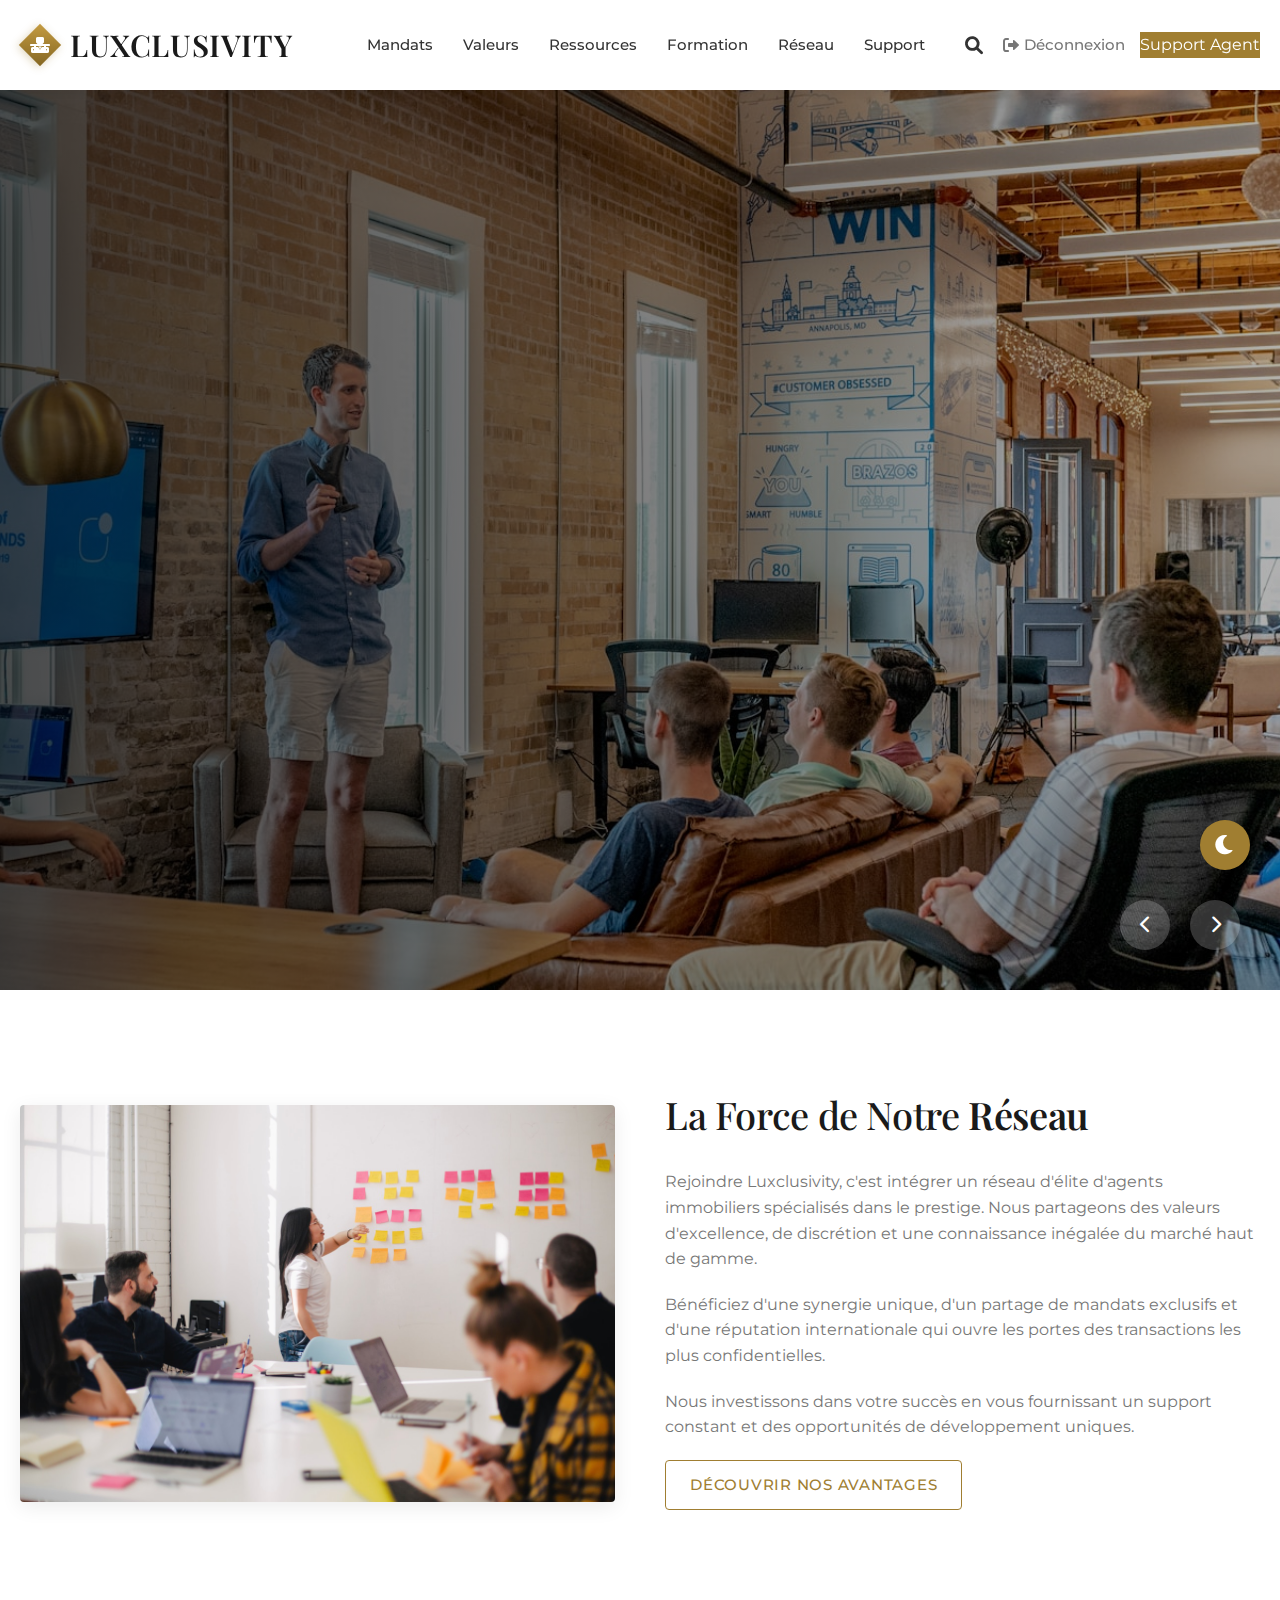
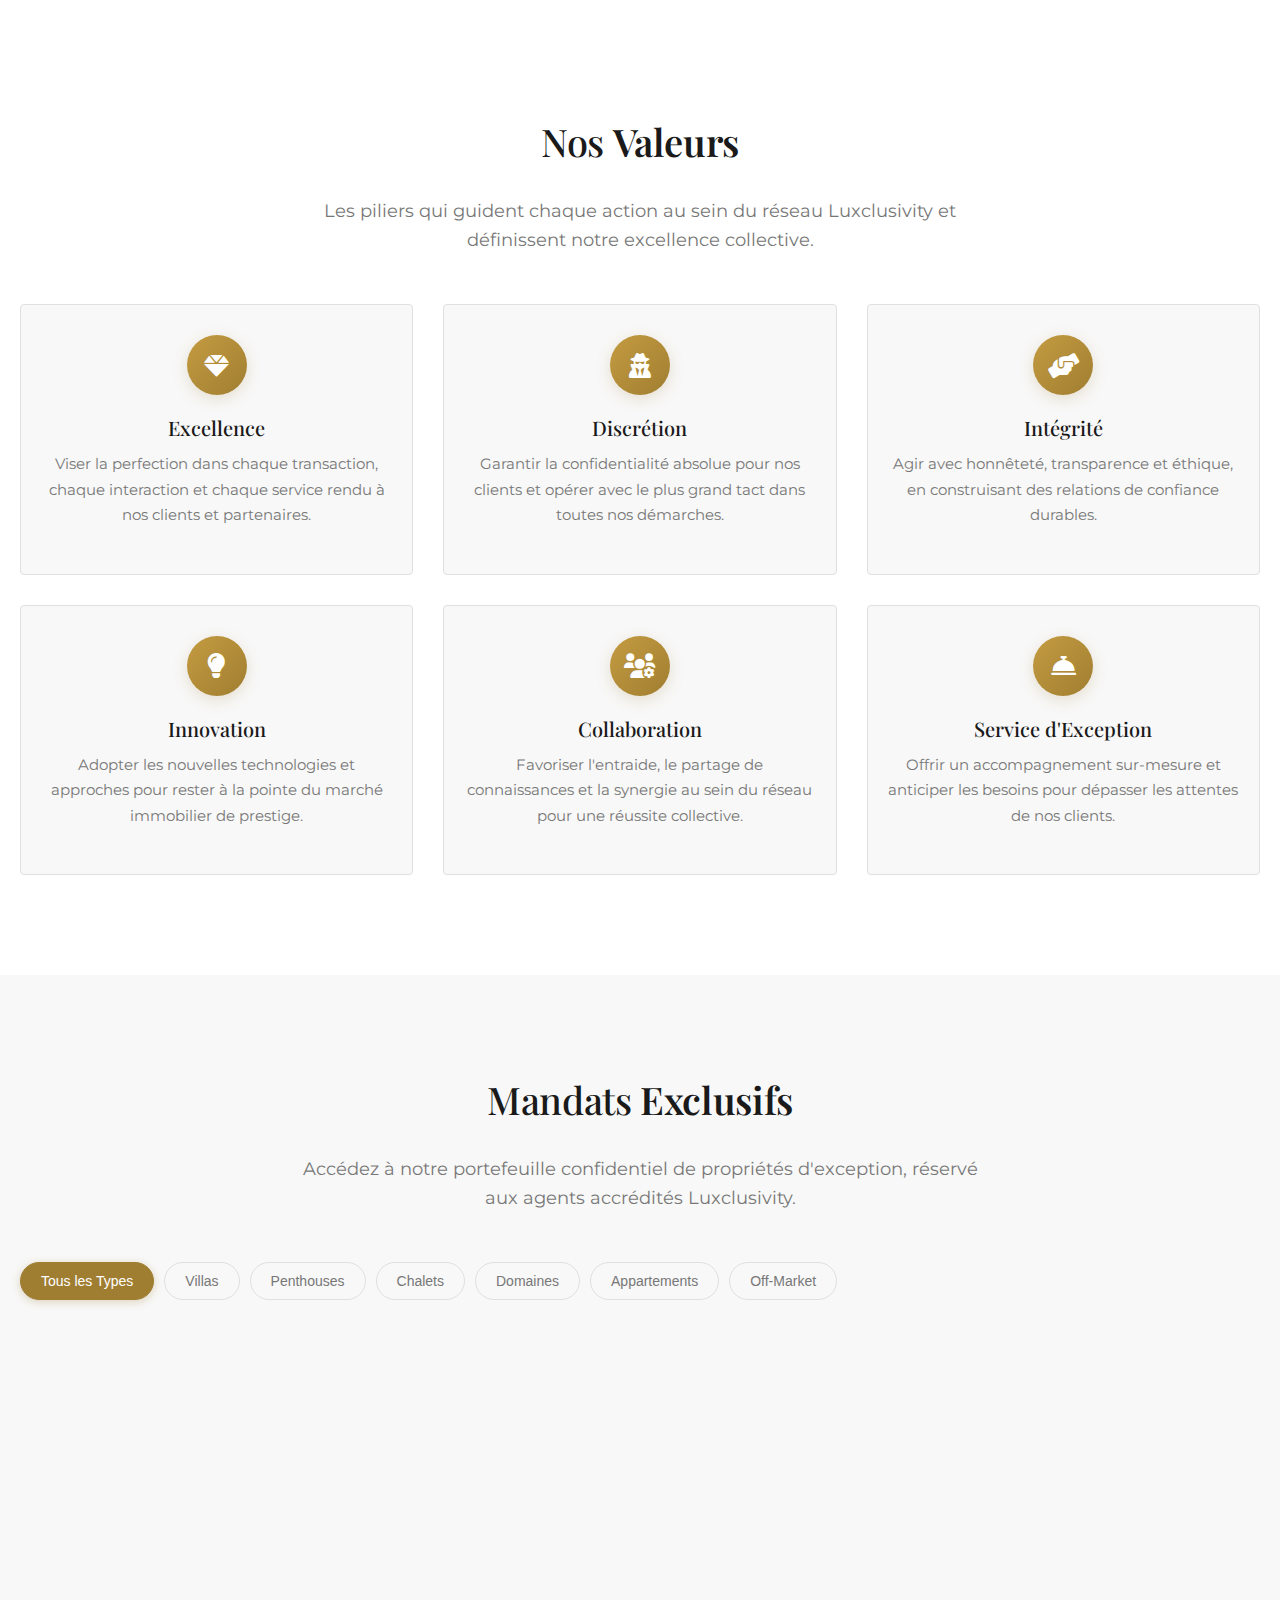
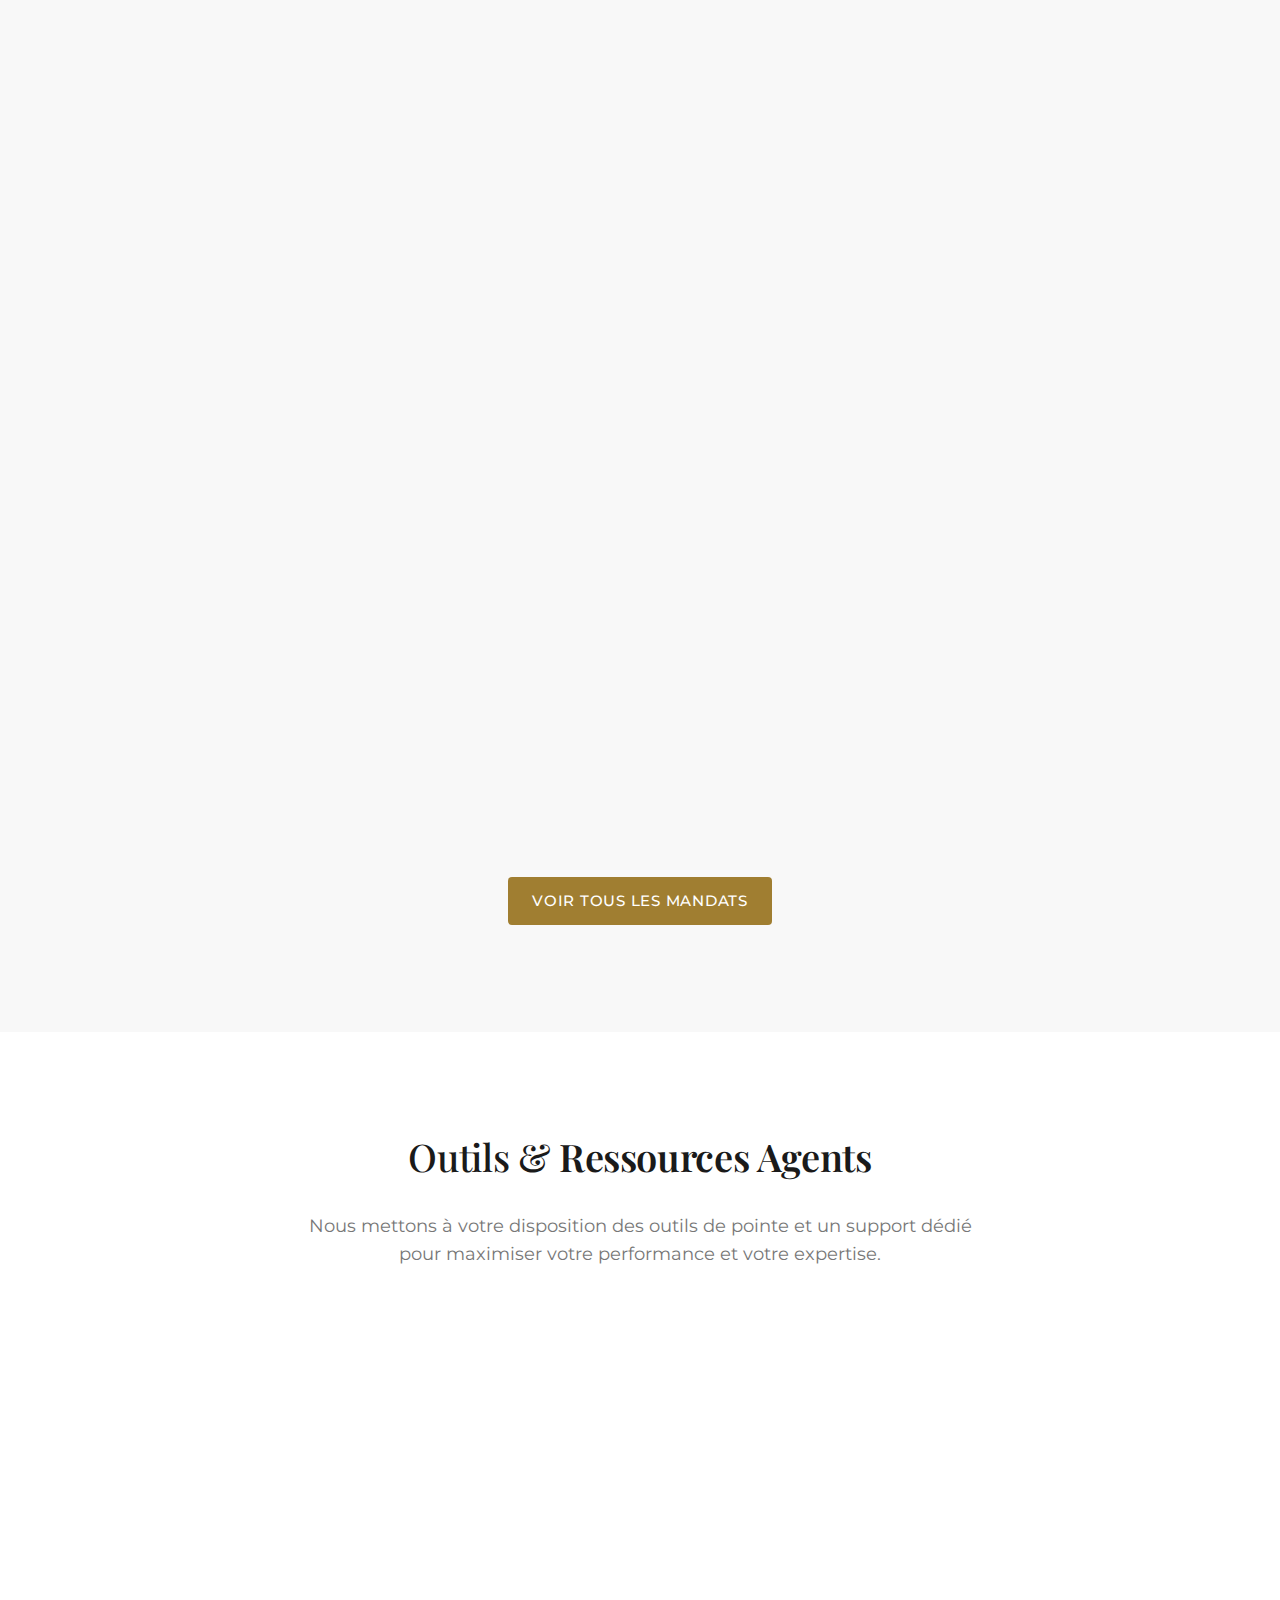
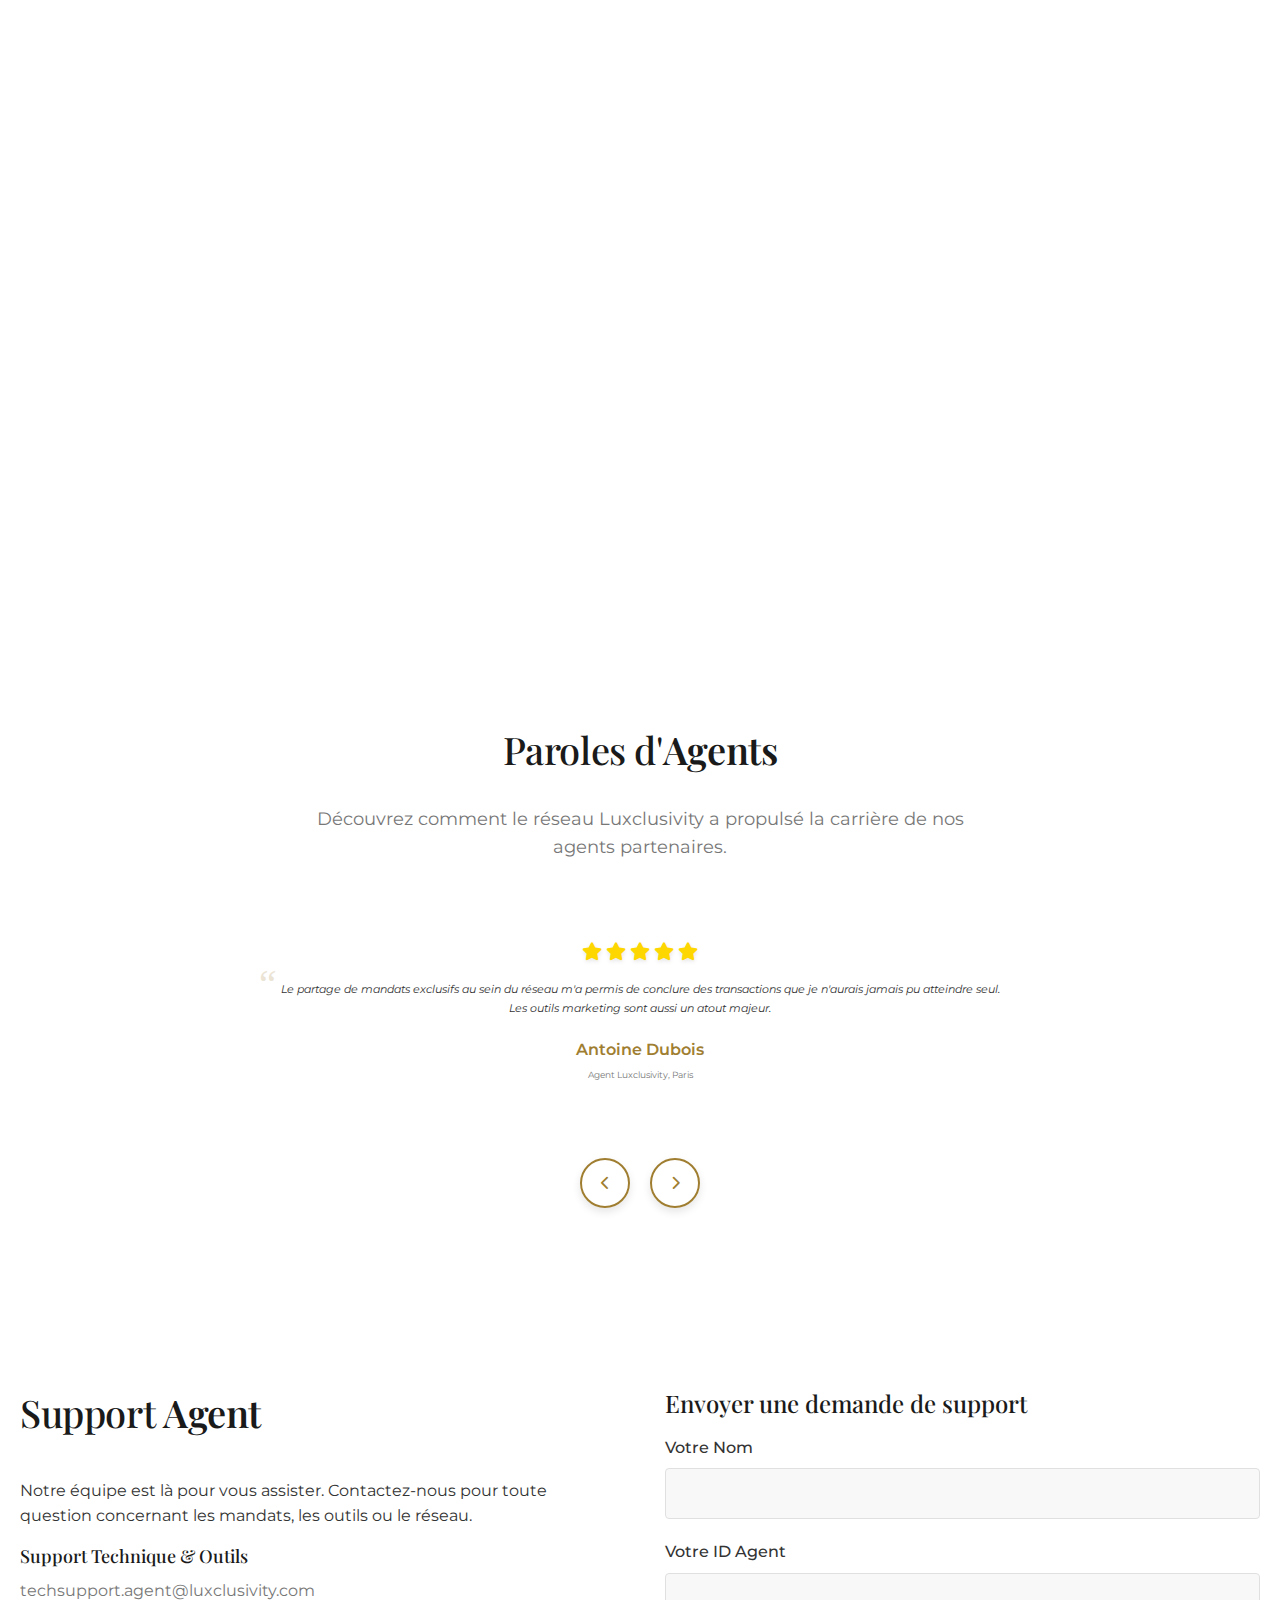
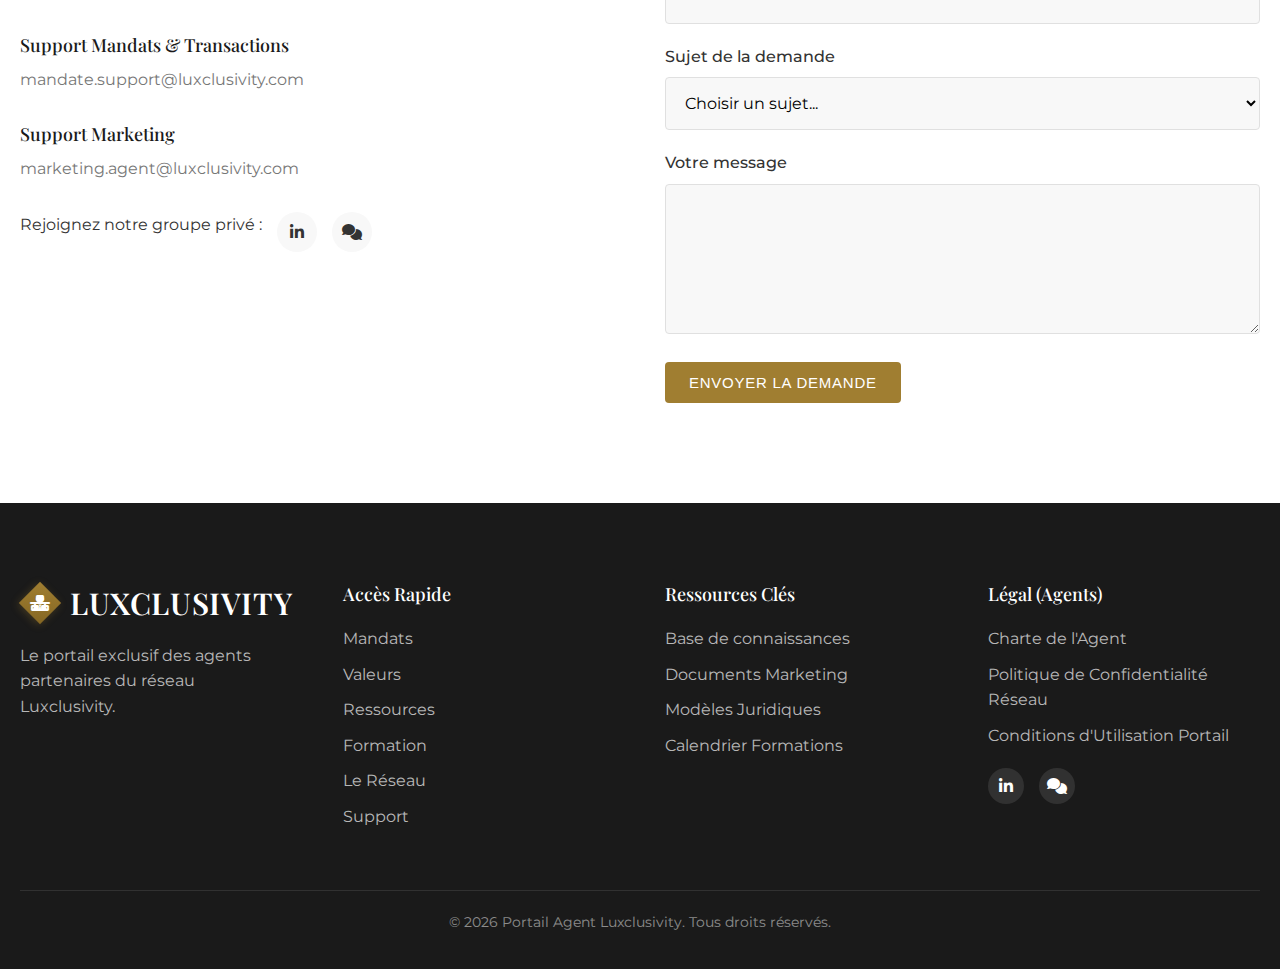
<file: index.html>
<!DOCTYPE html>
<html lang="fr">
<head>
    <meta charset="UTF-8">
    <meta name="viewport" content="width=device-width, initial-scale=1.0">
    <meta name="description" content="Portail Agent Luxclusivity - Accédez aux ressources, mandats exclusifs et outils pour exceller dans l'immobilier de prestige.">
    <meta name="keywords" content="portail agent, immobilier de luxe, Luxclusivity, mandats exclusifs, outils agent immobilier, réseau immobilier prestige">
    <title>Portail Agent - Luxclusivity</title>
    <link rel="icon" href="images/favicon.png" type="image/png">
    <link rel="stylesheet" href="css/style.css">
    <link rel="stylesheet" href="https://cdnjs.cloudflare.com/ajax/libs/font-awesome/6.0.0/css/all.min.css">
</head>
<body>
    <!-- En-tête -->
    <header>
        <div class="container header-container">
            <a href="index.html" class="logo-container">
                <div class="logo-emblem">
                    <div class="logo-diamond"></div>
                    <i class="fas fa-network-wired logo-house"></i>
                    <i class="fas fa-user-tie logo-key"></i>
                </div>
                <span id="logo-text">Luxclusivity</span>
            </a>
            
            <!-- Panneau de Recherche Avancée (initialement caché) -->
            <div class="header-search-panel" id="header-search-panel">
                <div class="search-panel-content">
                    <input type="search" id="main-search-input" placeholder="Rechercher par mot-clé, référence...">
                    <div class="search-filters">
                        <div class="filter-group">
                            <label for="filter-type">Type de Bien</label>
                            <select id="filter-type" name="type">
                                <option value="all">Tous Types</option>
                                <option value="villa">Villa</option>
                                <option value="penthouse">Penthouse</option>
                                <option value="chalet">Chalet</option>
                                <option value="domaine">Domaine</option>
                                <option value="appartement">Appartement</option>
                            </select>
                        </div>
                        <div class="filter-group">
                            <label for="filter-location">Localisation</label>
                            <select id="filter-location" name="location">
                                <option value="all">Toutes Localisations</option>
                                <option value="paris">Paris</option>
                                <option value="cote-azur">Côte d'Azur</option>
                                <option value="alpes">Alpes</option>
                                <option value="provence">Provence</option>
                                <option value="monaco">Monaco</option>
                                <option value="international">International</option>
                            </select>
                        </div>
                        <div class="filter-group">
                            <label for="filter-price">Budget Indicatif</label>
                            <select id="filter-price" name="price">
                                <option value="all">Tous Budgets</option>
                                <option value="5m">Moins de 5M€</option>
                                <option value="5m-10m">5M€ - 10M€</option>
                                <option value="10m-15m">10M€ - 15M€</option>
                                <option value="15m-plus">Plus de 15M€</option>
                            </select>
                        </div>
                    </div>
                    <button type="submit" class="btn btn-primary search-submit-btn">Rechercher</button>
                </div>
                 <button class="search-panel-close" aria-label="Fermer la recherche"><i class="fas fa-times"></i></button>
            </div>
            
            <nav class="header-nav">
                <a href="#mandates">Mandats</a>
                <a href="#values">Valeurs</a>
                <a href="#resources">Ressources</a>
                <a href="#training">Formation</a>
                <a href="#network">Réseau</a>
                <a href="#support">Support</a>
            </nav>
            
            <div class="header-actions">
                <button class="search-toggle-btn" id="search-toggle" aria-label="Rechercher">
                    <i class="fas fa-search"></i>
                </button>
                <a href="login.html" class="logout-link"><i class="fas fa-sign-out-alt"></i> Déconnexion</a>
                <a href="#support" class="btn-primary">Support Agent</a>
            </div>
            
            <button class="nav-toggle">
                <i class="fas fa-bars"></i>
            </button>
        </div>
    </header>

    <!-- Menu Mobile -->
    <div class="mobile-nav">
        <button class="mobile-nav-close">
            <i class="fas fa-times"></i>
        </button>
        <ul class="mobile-nav-links">
            <li><a href="#mandates">Mandats</a></li>
            <li><a href="#values">Valeurs</a></li>
            <li><a href="#resources">Ressources</a></li>
            <li><a href="#training">Formation</a></li>
            <li><a href="#network">Réseau</a></li>
            <li><a href="#support">Support</a></li>
        </ul>
        <div class="mobile-nav-actions">
            <a href="login.html" class="logout-link"><i class="fas fa-sign-out-alt"></i> Déconnexion</a>
            <a href="#support" class="btn-primary">Support Agent</a>
        </div>
    </div>

    <!-- Contenu Principal -->
    <main>
        <!-- Hero Section -->
        <section class="hero">
            <div class="hero-slider">
                <div class="hero-slide active" style="background-image: url('images/hero-agent.jpg');"></div>
                <div class="hero-slide" style="background-image: url('images/properties/villa-spain.jpg');"></div>
                <div class="hero-slide" style="background-image: url('images/properties/chateau-france.jpg');"></div>
            </div>
            <div class="container">
                <div class="hero-content fade-in">
                    <h1>Portail <strong>Agent Luxclusivity</strong></h1>
                    <p>Votre plateforme centrale pour accéder aux mandats exclusifs, aux outils marketing et aux ressources de formation du réseau.</p>
                    <a href="#mandates" class="btn btn-primary">Consulter les Mandats</a>
                </div>
            </div>
            <div class="hero-nav">
                <button id="prev-slide"><i class="fas fa-chevron-left"></i></button>
                <button id="next-slide"><i class="fas fa-chevron-right"></i></button>
            </div>
        </section>

        <!-- Network Section (Anciennement About) -->
        <section id="network" class="about-section">
            <div class="container">
                <div class="about-grid">
                    <div class="about-image">
                        <img src="images/agent-collaboration.jpg" alt="Agents Luxclusivity en collaboration">
                    </div>
                    <div class="about-content">
                        <h2>La Force de Notre <strong>Réseau</strong></h2>
                        <p>Rejoindre Luxclusivity, c'est intégrer un réseau d'élite d'agents immobiliers spécialisés dans le prestige. Nous partageons des valeurs d'excellence, de discrétion et une connaissance inégalée du marché haut de gamme.</p>
                        <p>Bénéficiez d'une synergie unique, d'un partage de mandats exclusifs et d'une réputation internationale qui ouvre les portes des transactions les plus confidentielles.</p>
                        <p>Nous investissons dans votre succès en vous fournissant un support constant et des opportunités de développement uniques.</p>
                        <a href="#resources" class="btn btn-secondary">Découvrir nos avantages</a>
                    </div>
                </div>
            </div>
        </section>

        <!-- Values Section -->
        <section id="values" class="values-section">
            <div class="container">
                <div class="values-intro">
                    <h2>Nos <strong>Valeurs</strong></h2>
                    <p>Les piliers qui guident chaque action au sein du réseau Luxclusivity et définissent notre excellence collective.</p>
                </div>
                <div class="values-grid">
                    <div class="value-card">
                        <div class="value-icon"><i class="fas fa-gem"></i></div>
                        <h3>Excellence</h3>
                        <p>Viser la perfection dans chaque transaction, chaque interaction et chaque service rendu à nos clients et partenaires.</p>
                    </div>
                    <div class="value-card">
                        <div class="value-icon"><i class="fas fa-user-secret"></i></div>
                        <h3>Discrétion</h3>
                        <p>Garantir la confidentialité absolue pour nos clients et opérer avec le plus grand tact dans toutes nos démarches.</p>
                    </div>
                    <div class="value-card">
                        <div class="value-icon"><i class="fas fa-handshake-angle"></i></div>
                        <h3>Intégrité</h3>
                        <p>Agir avec honnêteté, transparence et éthique, en construisant des relations de confiance durables.</p>
                    </div>
                    <div class="value-card">
                        <div class="value-icon"><i class="fas fa-lightbulb"></i></div>
                        <h3>Innovation</h3>
                        <p>Adopter les nouvelles technologies et approches pour rester à la pointe du marché immobilier de prestige.</p>
                    </div>
                     <div class="value-card">
                        <div class="value-icon"><i class="fas fa-users-cog"></i></div>
                        <h3>Collaboration</h3>
                        <p>Favoriser l'entraide, le partage de connaissances et la synergie au sein du réseau pour une réussite collective.</p>
                    </div>
                     <div class="value-card">
                        <div class="value-icon"><i class="fas fa-concierge-bell"></i></div>
                        <h3>Service d'Exception</h3>
                        <p>Offrir un accompagnement sur-mesure et anticiper les besoins pour dépasser les attentes de nos clients.</p>
                    </div>
                </div>
            </div>
        </section>

        <!-- Mandates Section (Anciennement Properties) -->
        <section id="mandates" class="properties-section">
            <div class="container">
                <div class="properties-intro">
                    <h2>Mandats <strong>Exclusifs</strong></h2>
                    <p>Accédez à notre portefeuille confidentiel de propriétés d'exception, réservé aux agents accrédités Luxclusivity.</p>
                </div>
                
                <!-- Filtres Mandats -->
                <div class="mandate-filters">
                    <button class="filter-btn active" data-filter="all">Tous les Types</button>
                    <button class="filter-btn" data-filter="villa">Villas</button>
                    <button class="filter-btn" data-filter="penthouse">Penthouses</button>
                    <button class="filter-btn" data-filter="chalet">Chalets</button>
                    <button class="filter-btn" data-filter="domaine">Domaines</button>
                    <button class="filter-btn" data-filter="appartement">Appartements</button>
                    <button class="filter-btn" data-filter="off-market">Off-Market</button>
                </div>
                
                <div class="properties-grid">
                    <!-- Propriété 1 -->
                    <div class="property-card villa">
                        <div class="property-badge">Mandat Exclusif</div>
                        <div class="property-image">
                            <img src="[data-uri]" data-src="images/properties/villa-sea.jpg" alt="Villa contemporaine avec vue mer">
                        </div>
                        <div class="property-content">
                            <span class="property-location">Saint-Jean-Cap-Ferrat</span>
                            <h3 class="property-title">Villa contemporaine vue panoramique</h3>
                            <p class="property-price">Commission Indicative : 3%</p>
                            <div class="property-features">
                                <span class="property-feature"><i class="fas fa-ruler-combined"></i> 450 m²</span>
                                <span class="property-feature"><i class="fas fa-bed"></i> 5 chambres</span>
                                <span class="property-feature"><i class="fas fa-file-alt"></i> Notes Internes</span>
                            </div>
                            <button class="btn btn-secondary open-mandate-modal" data-mandate-id="mandate-001">Détails Mandat</button>
                        </div>
                    </div>
                    
                    <!-- Propriété 2 -->
                     <div class="property-card penthouse">
                        <div class="property-badge">Mandat Exclusif</div>
                        <div class="property-image">
                            <img src="[data-uri]" data-src="images/properties/penthouse-paris.jpg" alt="Penthouse avec vue sur Paris">
                        </div>
                        <div class="property-content">
                            <span class="property-location">Paris 8ème</span>
                            <h3 class="property-title">Penthouse d'exception avec terrasse</h3>
                             <p class="property-price">Commission Indicative : 2.5%</p>
                            <div class="property-features">
                                <span class="property-feature"><i class="fas fa-ruler-combined"></i> 320 m²</span>
                                <span class="property-feature"><i class="fas fa-bed"></i> 4 chambres</span>
                                <span class="property-feature"><i class="fas fa-file-alt"></i> Notes Internes</span>
                            </div>
                            <button class="btn btn-secondary open-mandate-modal" data-mandate-id="mandate-002">Détails Mandat</button>
                        </div>
                    </div>
                    
                    <!-- Propriété 3 -->
                    <div class="property-card chalet off-market">
                        <div class="property-badge">Off-Market</div>
                        <div class="property-image">
                            <img src="[data-uri]" data-src="images/properties/chalet-snow.jpg" alt="Chalet de luxe à Courchevel">
                        </div>
                        <div class="property-content">
                            <span class="property-location">Courchevel 1850</span>
                            <h3 class="property-title">Chalet de luxe skis aux pieds</h3>
                             <p class="property-price">Commission Négociable</p>
                            <div class="property-features">
                                <span class="property-feature"><i class="fas fa-ruler-combined"></i> 550 m²</span>
                                <span class="property-feature"><i class="fas fa-bed"></i> 7 chambres</span>
                                <span class="property-feature"><i class="fas fa-file-alt"></i> Accès Restreint</span>
                            </div>
                            <button class="btn btn-secondary open-mandate-modal" data-mandate-id="mandate-003">Détails Mandat</button>
                        </div>
                    </div>
                    
                    <!-- Propriété 4 -->
                    <div class="property-card domaine">
                        <div class="property-badge">Mandat Co-Exclusif</div>
                        <div class="property-image">
                            <img src="[data-uri]" data-src="images/properties/domaine-provence.jpg" alt="Domaine viticole en Provence">
                        </div>
                        <div class="property-content">
                            <span class="property-location">Luberon, Provence</span>
                            <h3 class="property-title">Domaine viticole avec bastide XVIIIe</h3>
                            <p class="property-price">Commission Partagée : 1.5% / 1.5%</p>
                            <div class="property-features">
                                <span class="property-feature"><i class="fas fa-ruler-combined"></i> 600 m²</span>
                                <span class="property-feature"><i class="fas fa-wine-glass-alt"></i> 15 hectares</span>
                                <span class="property-feature"><i class="fas fa-file-alt"></i> Notes Internes</span>
                            </div>
                            <button class="btn btn-secondary open-mandate-modal" data-mandate-id="mandate-004">Détails Mandat</button>
                        </div>
                    </div>
                    
                    <!-- Propriété 5 -->
                    <div class="property-card appartement">
                         <div class="property-badge">Mandat Exclusif</div>
                        <div class="property-image">
                            <img src="[data-uri]" data-src="images/properties/appartement-monaco.jpg" alt="Appartement de luxe à Monaco">
                        </div>
                        <div class="property-content">
                            <span class="property-location">Monte-Carlo, Monaco</span>
                            <h3 class="property-title">Appartement prestige face au port</h3>
                             <p class="property-price">Commission Indicative : 3.5%</p>
                            <div class="property-features">
                                <span class="property-feature"><i class="fas fa-ruler-combined"></i> 280 m²</span>
                                <span class="property-feature"><i class="fas fa-bed"></i> 3 chambres</span>
                                 <span class="property-feature"><i class="fas fa-file-alt"></i> Notes Internes</span>
                            </div>
                            <button class="btn btn-secondary open-mandate-modal" data-mandate-id="mandate-005">Détails Mandat</button>
                        </div>
                    </div>
                    
                    <!-- Propriété 6 -->
                    <div class="property-card villa">
                        <div class="property-badge">Nouveau Mandat</div>
                        <div class="property-image">
                            <img src="[data-uri]" data-src="images/properties/villa-ibiza.jpg" alt="Villa contemporaine à Ibiza">
                        </div>
                        <div class="property-content">
                            <span class="property-location">Ibiza, Espagne</span>
                            <h3 class="property-title">Villa d'architecte vue sur mer</h3>
                            <p class="property-price">Commission Indicative : 3%</p>
                            <div class="property-features">
                                <span class="property-feature"><i class="fas fa-ruler-combined"></i> 420 m²</span>
                                <span class="property-feature"><i class="fas fa-bed"></i> 6 chambres</span>
                                <span class="property-feature"><i class="fas fa-file-alt"></i> Dossier Complet</span>
                            </div>
                            <button class="btn btn-secondary open-mandate-modal" data-mandate-id="mandate-006">Détails Mandat</button>
                        </div>
                    </div>
                </div>
                <div class="properties-cta">
                    <a href="#" class="btn btn-primary">Voir tous les mandats</a>
                </div>
            </div>
        </section>

        <!-- Modale Détails Mandat (Structure de base) -->
        <div id="mandate-modal" class="modal">
            <div class="modal-content">
                <button class="modal-close"><i class="fas fa-times"></i></button>
                <h2 id="modal-mandate-title">Détails du Mandat</h2>
                <div class="modal-body">
                    <!-- Contenu chargé dynamiquement ou statique pour simulation -->
                    <h3 id="modal-property-title">Villa contemporaine vue panoramique</h3>
                    <p><strong class="modal-label">Localisation:</strong> <span id="modal-property-location">Saint-Jean-Cap-Ferrat</span></p>
                    <p><strong class="modal-label">Type de Mandat:</strong> <span id="modal-mandate-type">Exclusif</span></p>
                    <p><strong class="modal-label">Commission Agent:</strong> <span id="modal-commission">3% Indicative</span></p>
                    <hr class="modal-divider">
                    <h4><i class="fas fa-user-tie"></i> Informations Client Vendeur (Confidentiel)</h4>
                    <p id="modal-seller-info">Contact principal : M. Durand (Visites sur RDV uniquement via l'agent référent).</p>
                    <h4><i class="fas fa-file-contract"></i> Détails du Mandat</h4>
                    <p><strong class="modal-label">Référence:</strong> <span id="modal-mandate-ref">LUX-SJCF-001</span></p>
                    <p><strong class="modal-label">Date d'expiration:</strong> <span id="modal-mandate-expiry">31/12/2024</span></p>
                    <p><strong class="modal-label">Prix demandé (net vendeur):</strong> <span id="modal-price-net">14 000 000 €</span></p>
                     <h4><i class="fas fa-info-circle"></i> Notes Internes</h4>
                    <p id="modal-internal-notes">Travaux de rafraîchissement de la piscine à prévoir. Négociation possible autour de 13.8M€. Vendeur motivé, recherche vente rapide avant fin d'année.</p>
                     <div class="modal-actions">
                        <a href="#" class="btn btn-primary"><i class="fas fa-folder-open"></i> Accéder au Dossier Complet</a>
                        <a href="#" class="btn btn-secondary"><i class="fas fa-calendar-alt"></i> Planifier une Visite Interne</a>
                    </div>
                </div>
            </div>
        </div>

        <!-- Resources Section (Anciennement Services) -->
        <section id="resources" class="services-section">
            <div class="container">
                <div class="services-intro">
                    <h2>Outils & <strong>Ressources Agents</strong></h2>
                    <p>Nous mettons à votre disposition des outils de pointe et un support dédié pour maximiser votre performance et votre expertise.</p>
                </div>
                <div class="services-grid">
                    <!-- Ressource 1 -->
                    <div class="service-card">
                        <div class="service-icon">
                            <i class="fas fa-database"></i>
                        </div>
                        <h3>CRM LuxConnect</h3>
                        <p>Notre CRM propriétaire : gestion centralisée des clients, suivi des transactions, pipeline de ventes et rappels automatiques. Synchronisé avec vos appareils.</p>
                        <a href="#" class="resource-link">Accéder à LuxConnect <i class="fas fa-arrow-right"></i></a>
                    </div>
                    
                    <!-- Ressource 2 -->
                    <div class="service-card">
                        <div class="service-icon">
                            <i class="fas fa-bullhorn"></i>
                        </div>
                        <h3>Studio Marketing</h3>
                        <p>Bibliothèque complète : brochures personnalisables, présentations HD, vidéos professionnelles, modèles d'emailing et accès à notre réseau de photographes agréés.</p>
                         <a href="#" class="resource-link">Explorer le Studio <i class="fas fa-arrow-right"></i></a>
                    </div>
                    
                    <!-- Ressource 3 -->
                    <div class="service-card">
                        <div class="service-icon">
                           <i class="fas fa-gavel"></i>
                        </div>
                        <h3>Support Juridique & Conformité</h3>
                        <p>Accès direct à nos experts juridiques : validation de contrats, conseils en fiscalité immobilière internationale, veille réglementaire et conformité RGPD.</p>
                         <a href="#" class="resource-link">Consulter l'équipe juridique <i class="fas fa-arrow-right"></i></a>
                    </div>
                    
                     <!-- Ressource 4 (Formation) -->
                    <div class="service-card" id="training">
                        <div class="service-icon">
                           <i class="fas fa-graduation-cap"></i>
                        </div>
                        <h3>Académie Luxclusivity</h3>
                        <p>Modules e-learning et webinaires : Marché Ultra-Luxe, Négociation Avancée, Marketing Digital pour le Prestige, Fiscalité Internationale, Technologies Immobilières.</p>
                         <a href="#" class="resource-link">Voir le catalogue de formations <i class="fas fa-arrow-right"></i></a>
                    </div>
                    
                     <!-- Ressource 5 -->
                    <div class="service-card">
                        <div class="service-icon">
                           <i class="fas fa-chart-line"></i>
                        </div>
                        <h3>Analyses de Marché</h3>
                        <p>Rapports trimestriels exclusifs sur les tendances du marché du luxe par région, analyses comparatives et prévisions. Outil d'estimation en ligne.</p>
                         <a href="#" class="resource-link">Accéder aux rapports <i class="fas fa-arrow-right"></i></a>
                    </div>
                    
                     <!-- Ressource 6 -->
                    <div class="service-card">
                        <div class="service-icon">
                           <i class="fas fa-globe"></i>
                        </div>
                        <h3>Réseau International</h3>
                        <p>Annuaire interactif des agents Luxclusivity dans le monde, forum de discussion interne pour partage d'opportunités et événements de networking exclusifs.</p>
                         <a href="#" class="resource-link">Explorer le réseau <i class="fas fa-arrow-right"></i></a>
                    </div>
                </div>
            </div>
        </section>

        <!-- Agent Testimonials Section (Anciennement Testimonials) -->
        <section id="testimonials" class="testimonials-section">
            <div class="container">
                <div class="testimonials-intro">
                    <h2>Paroles d'<strong>Agents</strong></h2>
                    <p>Découvrez comment le réseau Luxclusivity a propulsé la carrière de nos agents partenaires.</p>
                </div>
                <div class="testimonials-slider">
                    <!-- Agent Testimonial 1 -->
                    <div class="testimonial">
                        <div class="testimonial-rating">
                            <i class="fas fa-star"></i><i class="fas fa-star"></i><i class="fas fa-star"></i><i class="fas fa-star"></i><i class="fas fa-star"></i>
                        </div>
                        <p class="testimonial-content">Le partage de mandats exclusifs au sein du réseau m'a permis de conclure des transactions que je n'aurais jamais pu atteindre seul. Les outils marketing sont aussi un atout majeur.</p>
                        <p class="testimonial-author">Antoine Dubois</p>
                        <p class="testimonial-role">Agent Luxclusivity, Paris</p>
                    </div>
                    
                    <!-- Agent Testimonial 2 -->
                     <div class="testimonial">
                        <div class="testimonial-rating">
                             <i class="fas fa-star"></i><i class="fas fa-star"></i><i class="fas fa-star"></i><i class="fas fa-star"></i><i class="fas fa-star"></i>
                        </div>
                        <p class="testimonial-content">La formation continue offerte par l'Académie Luxclusivity est exceptionnelle. J'ai pu affiner mes compétences en négociation et maîtriser les subtilités du marché ultra-luxe.</p>
                        <p class="testimonial-author">Elena Petrova</p>
                        <p class="testimonial-role">Agent Luxclusivity, Côte d'Azur</p>
                    </div>
                    
                     <!-- Agent Testimonial 3 -->
                    <div class="testimonial">
                         <div class="testimonial-rating">
                           <i class="fas fa-star"></i><i class="fas fa-star"></i><i class="fas fa-star"></i><i class="fas fa-star"></i><i class="fas fa-star"></i>
                        </div>
                        <p class="testimonial-content">L'accès au CRM et le support juridique simplifient énormément mon quotidien. Je peux me concentrer sur ce que je fais de mieux : connecter les clients avec des biens d'exception.</p>
                        <p class="testimonial-author">David Müller</p>
                        <p class="testimonial-role">Agent Luxclusivity, Alpes</p>
                    </div>
                     <!-- Agent Testimonial 4 -->
                    <div class="testimonial">
                         <div class="testimonial-rating">
                            <i class="fas fa-star"></i><i class="fas fa-star"></i><i class="fas fa-star"></i><i class="fas fa-star"></i><i class="fas fa-star"></i>
                        </div>
                        <p class="testimonial-content">La réputation de Luxclusivity ouvre des portes incroyables. Les clients internationaux nous font confiance, ce qui facilite grandement l'accès aux mandats les plus prestigieux.</p>
                        <p class="testimonial-author">Chen Wang</p>
                        <p class="testimonial-role">Agent Luxclusivity, Monaco</p>
                    </div>
                     <!-- Agent Testimonial 5 -->
                    <div class="testimonial">
                         <div class="testimonial-rating">
                           <i class="fas fa-star"></i><i class="fas fa-star"></i><i class="fas fa-star"></i><i class="fas fa-star"></i><i class="fas fa-star"></i>
                        </div>
                        <p class="testimonial-content">Le réseau n'est pas juste un nom, c'est une véritable communauté. L'entraide entre agents et les événements exclusifs sont une source constante d'inspiration et d'opportunités.</p>
                        <p class="testimonial-author">Sophia Rossi</p>
                        <p class="testimonial-role">Agent Luxclusivity, International</p>
                    </div>
                </div>
                <div class="testimonial-nav">
                    <button id="prev-testimonial"><i class="fas fa-chevron-left"></i></button>
                    <button id="next-testimonial"><i class="fas fa-chevron-right"></i></button>
                </div>
            </div>
        </section>

        <!-- Support Section (Anciennement Contact) -->
        <section id="support" class="contact-section">
            <div class="container">
                <div class="contact-columns">
                    <div class="contact-info">
                        <h2>Support <strong>Agent</strong></h2>
                        <p>Notre équipe est là pour vous assister. Contactez-nous pour toute question concernant les mandats, les outils ou le réseau.</p>
                        <div class="contact-detail">
                            <h3>Support Technique & Outils</h3>
                            <p><a href="mailto:techsupport.agent@luxclusivity.com">techsupport.agent@luxclusivity.com</a></p>
                        </div>
                        <div class="contact-detail">
                            <h3>Support Mandats & Transactions</h3>
                             <p><a href="mailto:mandate.support@luxclusivity.com">mandate.support@luxclusivity.com</a></p>
                        </div>
                         <div class="contact-detail">
                            <h3>Support Marketing</h3>
                             <p><a href="mailto:marketing.agent@luxclusivity.com">marketing.agent@luxclusivity.com</a></p>
                        </div>
                         <div class="contact-social">
                            <p>Rejoignez notre groupe privé :</p>
                            <a href="#" title="Groupe LinkedIn Agents"><i class="fab fa-linkedin-in"></i></a>
                             <a href="#" title="Forum Interne Agents"><i class="fas fa-comments"></i></a>
                        </div>
                    </div>
                    <form class="contact-form">
                         <h3>Envoyer une demande de support</h3>
                        <div class="form-group">
                            <label for="agent-name">Votre Nom</label>
                            <input type="text" id="agent-name" class="form-control" required>
                        </div>
                         <div class="form-group">
                            <label for="agent-id">Votre ID Agent</label>
                            <input type="text" id="agent-id" class="form-control" required>
                        </div>
                        <div class="form-group">
                            <label for="support-topic">Sujet de la demande</label>
                             <select id="support-topic" class="form-control" required>
                                <option value="">Choisir un sujet...</option>
                                <option value="mandate">Question sur un mandat</option>
                                <option value="crm">Problème CRM</option>
                                <option value="marketing">Demande Marketing</option>
                                <option value="legal">Question Juridique</option>
                                <option value="training">Information Formation</option>
                                 <option value="other">Autre</option>
                            </select>
                        </div>
                        <div class="form-group">
                            <label for="message">Votre message</label>
                            <textarea id="message" class="form-control" required rows="5"></textarea>
                        </div>
                        <button type="submit" class="btn btn-primary">Envoyer la demande</button>
                    </form>
                </div>
            </div>
        </section>
    </main>

    <!-- Footer -->
    <footer>
        <div class="container">
            <div class="footer-columns">
                <div class="footer-column">
                    <div class="footer-logo">
                         <a href="index.html" class="logo-container">
                            <div class="logo-emblem">
                                <div class="logo-diamond"></div>
                                <i class="fas fa-network-wired logo-house"></i>
                                <i class="fas fa-user-tie logo-key"></i>
                            </div>
                            <span id="logo-text">Luxclusivity</span>
                        </a>
                    </div>
                    <p>Le portail exclusif des agents partenaires du réseau Luxclusivity.</p>
                </div>
                <div class="footer-column">
                    <h3>Accès Rapide</h3>
                    <ul class="footer-links">
                         <li><a href="#mandates">Mandats</a></li>
                         <li><a href="#values">Valeurs</a></li>
                         <li><a href="#resources">Ressources</a></li>
                         <li><a href="#training">Formation</a></li>
                         <li><a href="#network">Le Réseau</a></li>
                         <li><a href="#support">Support</a></li>
                    </ul>
                </div>
                 <div class="footer-column">
                    <h3>Ressources Clés</h3>
                    <ul class="footer-links">
                        <li><a href="#">Base de connaissances</a></li>
                        <li><a href="#">Documents Marketing</a></li>
                        <li><a href="#">Modèles Juridiques</a></li>
                        <li><a href="#">Calendrier Formations</a></li>
                    </ul>
                </div>
                <div class="footer-column">
                    <h3>Légal (Agents)</h3>
                    <ul class="footer-links">
                        <li><a href="#">Charte de l'Agent</a></li>
                        <li><a href="#">Politique de Confidentialité Réseau</a></li>
                        <li><a href="#">Conditions d'Utilisation Portail</a></li>
                    </ul>
                     <div class="footer-social">
                        <a href="#" title="Groupe LinkedIn Agents"><i class="fab fa-linkedin-in"></i></a>
                        <a href="#" title="Forum Interne Agents"><i class="fas fa-comments"></i></a>
                    </div>
                </div>
            </div>
            <div class="footer-bottom">
                <p>&copy; <span id="copyright-year">2023</span> Portail Agent Luxclusivity. Tous droits réservés.</p>
            </div>
        </div>
    </footer>

    <!-- Bouton de changement de thème -->
    <button class="theme-toggle" id="theme-toggle" aria-label="Changer de thème">
        <i class="fas fa-moon icon-dark" aria-hidden="true"></i>
        <i class="fas fa-sun icon-light" aria-hidden="true"></i>
    </button>

    <script src="js/main.js"></script>
</body>
</html>
</file>
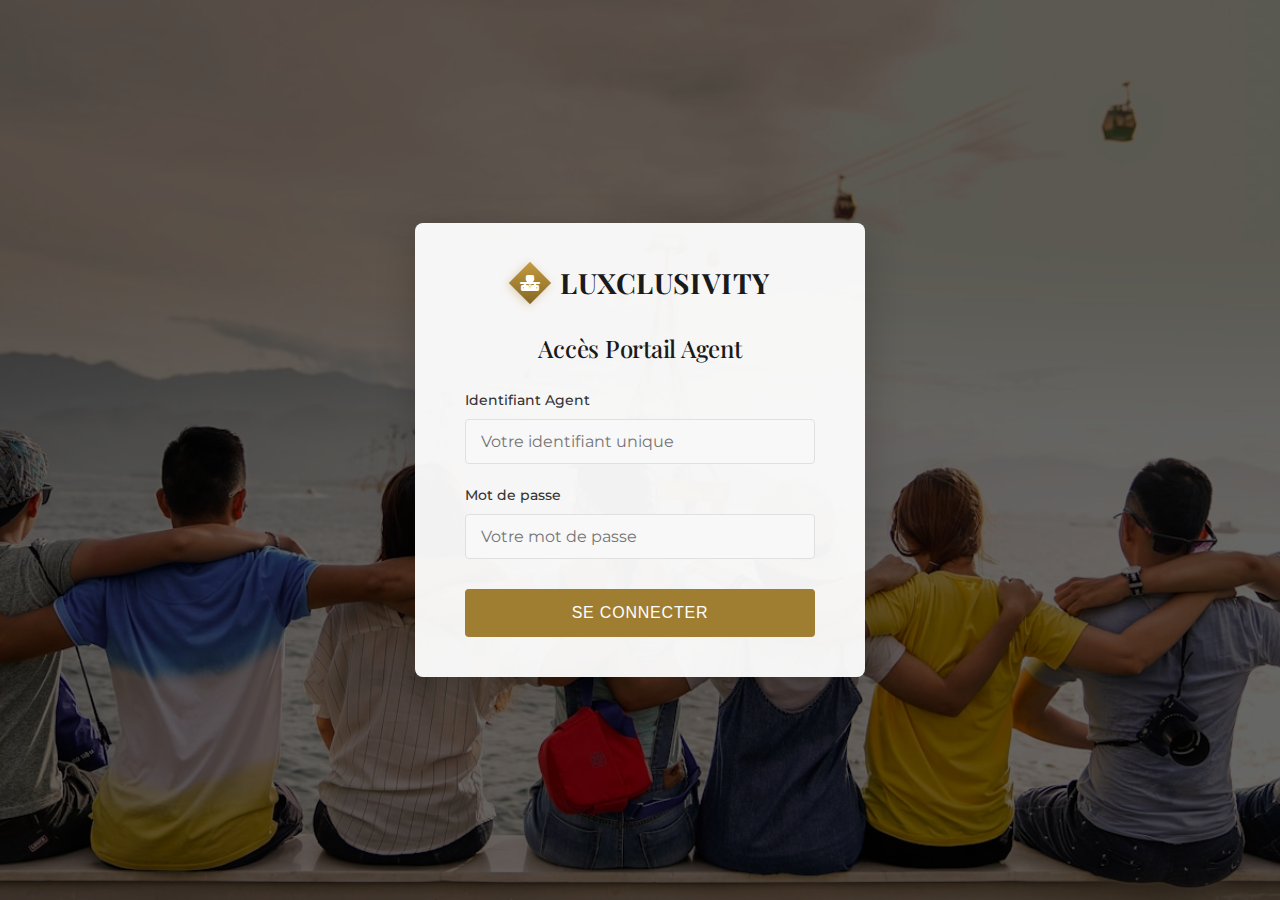
<file: login.html>
<!DOCTYPE html>
<html lang="fr">
<head>
    <meta charset="UTF-8">
    <meta name="viewport" content="width=device-width, initial-scale=1.0">
    <title>Connexion - Portail Agent Luxclusivity</title>
    <link rel="icon" href="images/favicon.png" type="image/png">
    <link rel="stylesheet" href="css/style.css">
    <link rel="stylesheet" href="https://cdnjs.cloudflare.com/ajax/libs/font-awesome/6.0.0/css/all.min.css">
    <style>
        /* Styles spécifiques pour la page de connexion */
        body.login-page {
            display: flex;
            justify-content: center;
            align-items: center;
            min-height: 100vh;
            background: url('images/login-bg.jpg') no-repeat center center fixed;
            background-size: cover;
            position: relative;
        }
        body.login-page::before {
            content: '';
            position: absolute;
            top: 0; left: 0; right: 0; bottom: 0;
            background-color: rgba(0, 0, 0, 0.6);
            z-index: 1;
        }
        .login-container {
            position: relative;
            z-index: 2;
            background-color: rgba(255, 255, 255, 0.95);
            padding: 4rem 5rem;
            border-radius: 8px;
            box-shadow: 0 10px 40px rgba(0, 0, 0, 0.2);
            max-width: 450px;
            width: 90%;
            text-align: center;
            transition: background-color 0.3s ease;
        }
        .login-logo {
            margin-bottom: 3rem;
            display: flex;
            justify-content: center;
            align-items: center;
        }
        .login-logo .logo-emblem {
            width: 40px;
            height: 40px;
            margin-right: 1rem;
        }
        .login-logo #logo-text {
            font-size: 2.8rem;
            font-weight: 700;
            color: var(--color-heading);
            text-transform: uppercase;
            font-family: 'Playfair Display', serif;
        }
        .login-container h2 {
            margin-bottom: 2.5rem;
            font-size: 2.4rem;
            color: var(--color-heading);
        }
        .login-form .form-group {
            margin-bottom: 2rem;
            text-align: left;
        }
        .login-form label {
            display: block;
            margin-bottom: 0.8rem;
            font-weight: 500;
            font-size: 1.4rem;
            color: var(--color-text);
        }
        .login-form .form-control {
            width: 100%;
            padding: 1.2rem 1.5rem;
            font-size: 1.6rem;
        }
        .login-form .btn-primary {
            width: 100%;
            padding: 1.5rem;
            font-size: 1.6rem;
            margin-top: 1rem;
        }
        .login-error {
            color: #e74c3c;
            margin-top: 1.5rem;
            font-size: 1.4rem;
        }

        /* Mode sombre pour la page de connexion */
        body.dark-mode .login-container {
            background-color: rgba(30, 30, 30, 0.95);
        }
        body.dark-mode .login-logo #logo-text,
        body.dark-mode .login-container h2,
        body.dark-mode .login-form label {
            color: var(--color-heading);
        }
         body.dark-mode .login-form .form-control {
            background-color: var(--color-surface);
            border-color: var(--color-border);
            color: var(--color-text);
        }
        body.dark-mode .login-form .form-control::placeholder {
            color: var(--color-text-light);
        }

    </style>
</head>
<body class="login-page">

    <div class="login-container">
        <div class="login-logo">
            <div class="logo-emblem">
                <div class="logo-diamond"></div>
                <i class="fas fa-network-wired logo-house"></i>
                <i class="fas fa-user-tie logo-key"></i>
            </div>
            <span id="logo-text">Luxclusivity</span>
        </div>
        <h2>Accès Portail Agent</h2>
        <form class="login-form" action="index.html" method="get"> <!-- Redirige vers index.html pour la simulation -->
            <div class="form-group">
                <label for="agent-id">Identifiant Agent</label>
                <input type="text" id="agent-id" name="agent-id" class="form-control" required placeholder="Votre identifiant unique">
            </div>
            <div class="form-group">
                <label for="password">Mot de passe</label>
                <input type="password" id="password" name="password" class="form-control" required placeholder="Votre mot de passe">
            </div>
            <!-- <div class="login-error">Identifiants incorrects.</div> --> <!-- Message d'erreur (commenté pour l'instant) -->
            <button type="submit" class="btn btn-primary">Se Connecter</button>
        </form>
    </div>

    <script>
        // Appliquer le mode sombre si nécessaire
        const isDarkMode = localStorage.getItem('darkMode') === 'true';
        const prefersDarkScheme = window.matchMedia('(prefers-color-scheme: dark)');
        if (isDarkMode || (prefersDarkScheme.matches && localStorage.getItem('darkMode') === null)) {
            document.body.classList.add('dark-mode');
        }
    </script>

</body>
</html>
</file>
<file: css/style.css>
/* Importation des polices Google Fonts */
@import url('https://fonts.googleapis.com/css2?family=Montserrat:wght@300;400;500;600;700&family=Playfair+Display:wght@400;500;600;700&display=swap');

/* Reset CSS et variables */
:root {
    /* Palette de couleurs sophistiquée */
    --color-primary: #a07e31;
    --color-primary-light: #c49b41;
    --color-primary-dark: #856723;
    --color-secondary: #1a1a1a;
    --color-background: #ffffff;
    --color-text: #333333;
    --color-text-light: #777777;
    --color-heading: #1a1a1a;
    --color-surface: #f8f8f8;
    --color-border: #e0e0e0;
    --color-accent: #d4af37;
    
    /* Dimensions */
    --header-height: 90px;
    --container-max-width: 1280px;
    --container-padding: 2rem;
    --section-spacing: 100px;
    --border-radius: 4px;
    
    /* Transitions */
    --transition-fast: 0.3s ease;
    --transition-slow: 0.5s ease;
    
    /* Ombres */
    --shadow-sm: 0 2px 10px rgba(0, 0, 0, 0.05);
    --shadow-md: 0 5px 20px rgba(0, 0, 0, 0.08);
    --shadow-lg: 0 10px 30px rgba(0, 0, 0, 0.12);
    
    /* Z-index */
    --z-header: 1000;
    --z-modal: 2000;
    
    /* Espacement pour les sections témoignages */
    --spacing-sm: 1rem;
    --spacing-md: 2rem;
    --spacing-xl: 4rem;
    --spacing-xxl: 8rem;
}

/* Mode sombre amélioré */
:root.dark-mode {
    /* Palette de gris nuancée */
    --color-primary: #c8a43a; /* Doré légèrement désaturé/ajusté */
    --color-primary-light: #ddb94f; /* Éclairci correspondant */
    --color-primary-dark: #ad8a2e; /* Assombri correspondant */
    --color-secondary: #2a2a2a;
    --color-background: #121212; /* Fond le plus sombre */
    --color-surface: #1e1e1e; /* Surface légèrement plus claire que le fond */
    --color-text: #e1e1e1; /* Blanc cassé pour le texte principal */
    --color-text-light: #a0a0a0;
    --color-heading: #ffffff;
    --color-border: #333333; /* Bordures un peu plus visibles */
    --color-accent: #ddb94f; /* Utiliser la version light comme accent */
    
    /* Ombres adaptées au mode sombre (peut être plus subtiles ou diffuses) */
    --shadow-sm: 0 3px 8px rgba(0, 0, 0, 0.25);
    --shadow-md: 0 6px 16px rgba(0, 0, 0, 0.3);
    --shadow-lg: 0 12px 30px rgba(0, 0, 0, 0.35);
}

/* Transition douce lors du changement de mode */
* {
    transition: background-color 0.3s ease, color 0.3s ease, border-color 0.3s ease, box-shadow 0.3s ease;
}

*, *::before, *::after {
    box-sizing: border-box;
    margin: 0;
    padding: 0;
}

html {
    scroll-behavior: smooth;
    font-size: 62.5%; /* 1rem = 10px */
}

body {
    font-family: 'Montserrat', sans-serif;
    font-size: 1.6rem;
    line-height: 1.6;
    color: var(--color-text);
    background-color: var(--color-background);
    overflow-x: hidden;
}

/* Typographie */
h1, h2, h3, h4, h5, h6 {
    font-family: 'Playfair Display', serif;
    color: var(--color-heading);
    line-height: 1.3;
    margin-bottom: 1.5rem;
    font-weight: 500;
}

h1 {
    font-size: 5.2rem;
    letter-spacing: -0.02em;
}

h2 {
    font-size: 3.8rem;
    letter-spacing: -0.01em;
    margin-bottom: 3rem;
}

h3 {
    font-size: 2.4rem;
    font-weight: 500;
}

p {
    margin-bottom: 1.6rem;
}

a {
    color: inherit;
    text-decoration: none;
    transition: all var(--transition-fast);
}

strong {
    font-weight: 600;
}

img {
    max-width: 100%;
    height: auto;
    display: block;
}

/* Layout */
.container {
    max-width: var(--container-max-width);
    margin: 0 auto;
    padding: 0 var(--container-padding);
}

section {
    padding: calc(var(--section-spacing) / 2) 0;
}

.btn {
    display: inline-block;
    padding: 1.2rem 2.4rem;
    font-size: 1.5rem;
    font-weight: 500;
    text-transform: uppercase;
    letter-spacing: 0.05em;
    border-radius: var(--border-radius);
    cursor: pointer;
    transition: all 0.2s ease-out;
    border: none;
}

.btn-primary {
    background-color: var(--color-primary);
    color: white;
}

.btn-primary:hover {
    background-color: var(--color-primary-dark);
    transform: translateY(-3px) scale(1.02);
    box-shadow: 0 4px 15px rgba(0,0,0,0.15);
}

.btn-primary:active {
    transform: translateY(-1px) scale(0.98);
    background-color: var(--color-primary-dark);
    box-shadow: 0 2px 8px rgba(0,0,0,0.1);
}

.btn-secondary {
    background-color: transparent;
    color: var(--color-primary);
    border: 1px solid var(--color-primary);
}

.btn-secondary:hover {
    background-color: var(--color-primary);
    color: white;
    transform: translateY(-3px);
    box-shadow: 0 4px 12px rgba(160, 126, 49, 0.2);
}

.btn-secondary:active {
    transform: translateY(-1px);
    background-color: var(--color-primary-dark);
    border-color: var(--color-primary-dark);
    box-shadow: none;
}

/* Header */
header {
    position: fixed;
    top: 0;
    left: 0;
    width: 100%;
    height: var(--header-height);
    background-color: var(--color-background);
    box-shadow: var(--shadow-sm);
    z-index: var(--z-header);
    transition: all var(--transition-fast);
}

.header-container {
    display: flex;
    justify-content: space-between;
    align-items: center;
    height: 100%;
}

/* Logo */
.logo-container {
    display: flex;
    align-items: center;
    gap: 1rem;
}

.logo-emblem {
    position: relative;
    width: 4rem;
    height: 4rem;
    display: flex;
    justify-content: center;
    align-items: center;
}

.logo-diamond {
    position: absolute;
    width: 3rem;
    height: 3rem;
    background: linear-gradient(135deg, var(--color-primary-light), var(--color-primary-dark));
    transform: rotate(45deg);
    box-shadow: 0 2px 8px rgba(160, 126, 49, 0.3);
}

.logo-house, .logo-key {
    position: absolute;
    font-size: 1.6rem;
    color: white;
    z-index: 1;
}

#logo-text {
    font-family: 'Playfair Display', serif;
    font-size: 3.0rem;
    font-weight: 600;
    color: var(--color-heading);
    letter-spacing: 0.02em;
    line-height: 1;
    text-transform: uppercase;
}

/* Navigation */
.header-nav {
    display: none;
}

@media (min-width: 992px) {
    .header-nav {
        display: flex;
        gap: 3rem;
        margin-left: 4rem;
    }
    
    .header-nav a {
        font-size: 1.5rem;
        font-weight: 500;
        color: var(--color-text);
        padding: 0.5rem 0;
        position: relative;
    }
    
    .header-nav a::after {
        content: '';
        position: absolute;
        width: 0;
        height: 3px;
        bottom: -5px;
        left: 50%;
        transform: translateX(-50%);
        background-color: var(--color-primary);
        transition: width 0.4s cubic-bezier(0.23, 1, 0.32, 1);
    }
    
    .header-nav a:hover {
        color: var(--color-primary);
    }
    
    .header-nav a:hover::after {
        width: 100%;
    }
}

.header-actions {
    display: none;
}

@media (min-width: 992px) {
    .header-actions {
        display: flex;
        align-items: center;
        gap: 1.5rem;
    }
    
    .header-actions a:not(.btn-primary) {
        font-size: 1.5rem;
        font-weight: 500;
    }
    .header-actions .agent-welcome {
        font-size: 1.4rem;
        color: var(--color-text-light);
        margin-right: 0.5rem;
    }
    :root.dark-mode .header-actions .agent-welcome {
         color: var(--color-text-light);
    }
}

.nav-toggle {
    background: none;
    border: none;
    font-size: 2.2rem;
    color: var(--color-text);
    cursor: pointer;
}

@media (min-width: 992px) {
    .nav-toggle {
        display: none;
    }
}

/* Mobile Navigation */
.mobile-nav {
    position: fixed;
    top: 0;
    right: -100%;
    width: 100%;
    max-width: 400px;
    height: 100vh;
    background-color: var(--color-background);
    box-shadow: var(--shadow-lg);
    z-index: calc(var(--z-header) + 1);
    transition: right var(--transition-slow);
    padding: 5rem 3rem;
    display: flex;
    flex-direction: column;
}

.mobile-nav.active {
    right: 0;
}

.mobile-nav-close {
    position: absolute;
    top: 2rem;
    right: 2rem;
    background: none;
    border: none;
    font-size: 2.4rem;
    color: var(--color-text);
    cursor: pointer;
}

.mobile-nav-links {
    list-style: none;
    margin-bottom: 4rem;
}

.mobile-nav-links li {
    margin-bottom: 1.5rem;
}

.mobile-nav-links a {
    font-size: 1.8rem;
    font-weight: 500;
    color: var(--color-text);
}

.mobile-nav-actions {
    margin-top: auto;
    display: flex;
    flex-direction: column;
    gap: 1.5rem;
}

/* Hero Section */
.hero {
    position: relative;
    height: 100vh;
    min-height: 600px;
    display: flex;
    align-items: center;
    margin-top: var(--header-height);
}

.hero-slider {
    position: absolute;
    top: 0;
    left: 0;
    width: 100%;
    height: 100%;
    z-index: -1;
}

.hero-slide {
    position: absolute;
    top: 0;
    left: 0;
    width: 100%;
    height: 100%;
    background-position: center;
    background-size: cover;
    opacity: 0;
    transition: opacity 1s ease-in-out;
}

.hero-slide::before {
    content: '';
    position: absolute;
    top: 0;
    left: 0;
    width: 100%;
    height: 100%;
    background: linear-gradient(to right, rgba(0, 0, 0, 0.7), rgba(0, 0, 0, 0.3));
}

.hero-slide.active {
    opacity: 1;
}

.hero-content {
    max-width: 600px;
    color: white;
    position: relative;
    z-index: 1;
    opacity: 0;
    transform: translateY(30px);
}

.hero-content.fade-in {
    animation: fadeIn 1s ease-out forwards;
}

@keyframes fadeIn {
    to {
        opacity: 1;
        transform: translateY(0);
    }
}

.hero-content h1 {
    color: white;
    margin-bottom: 2rem;
}

.hero-content p {
    font-size: 1.8rem;
    margin-bottom: 3rem;
    opacity: 0.9;
}

.hero-nav {
    position: absolute;
    bottom: 4rem;
    right: 4rem;
    display: flex;
    gap: 2rem;
}

.hero-nav button {
    background-color: rgba(255, 255, 255, 0.2);
    border: none;
    width: 5rem;
    height: 5rem;
    border-radius: 50%;
    font-size: 1.8rem;
    color: white;
    cursor: pointer;
    transition: all var(--transition-fast);
}

.hero-nav button:hover {
    background-color: var(--color-primary);
}

/* About Section */
.about-section {
    padding: var(--section-spacing) 0;
}

.about-grid {
    display: grid;
    grid-template-columns: 1fr;
    gap: 5rem;
}

@media (min-width: 992px) {
    .about-grid {
        grid-template-columns: 1fr 1fr;
        align-items: center;
    }
}

.about-image {
    position: relative;
}

.about-image img {
    border-radius: var(--border-radius);
    box-shadow: var(--shadow-md);
}

.about-content p {
    margin-bottom: 2rem;
    color: var(--color-text-light);
    font-size: 1.6rem;
}

/* Properties Section */
.properties-section {
    background-color: var(--color-surface);
    padding: var(--section-spacing) 0;
}

.properties-intro {
    text-align: center;
    max-width: 700px;
    margin: 0 auto 5rem;
}

.properties-intro p {
    color: var(--color-text-light);
    font-size: 1.8rem;
}

.properties-grid {
    display: grid;
    grid-template-columns: 1fr;
    gap: 3rem;
    margin-bottom: 4rem;
}

@media (min-width: 768px) {
    .properties-grid {
        grid-template-columns: repeat(2, 1fr);
    }
}

@media (min-width: 992px) {
    .properties-grid {
        grid-template-columns: repeat(3, 1fr);
    }
}

@media (min-width: 1200px) {
    .properties-grid {
        grid-template-columns: repeat(3, 1fr);
        gap: 4rem;
    }
}

.property-card {
    background-color: var(--color-background);
    border-radius: var(--border-radius);
    overflow: hidden;
    box-shadow: var(--shadow-sm);
    transition: transform 0.3s cubic-bezier(0.25, 0.8, 0.25, 1), box-shadow 0.3s cubic-bezier(0.25, 0.8, 0.25, 1);
    position: relative;
    perspective: 1000px;
}

.property-card:hover {
    transform: translateY(-8px) scale(1.02) rotateY(4deg);
    box-shadow: 0 15px 35px rgba(0, 0, 0, 0.2);
}

.property-card > * {
    /* transform: translateZ(0); */
}

.property-badge {
    position: absolute;
    top: 2rem;
    left: 2rem;
    background-color: var(--color-primary);
    color: white;
    padding: 0.6rem 1.2rem;
    font-size: 1.2rem;
    font-weight: 600;
    text-transform: uppercase;
    border-radius: var(--border-radius);
    z-index: 1;
    transition: transform 0.3s ease-out, background-color 0.2s ease-out;
}

.property-card:hover .property-badge {
    transform: translateX(5px) scale(1.03);
    background-color: var(--color-primary-dark);
}

.property-image {
    position: relative;
    height: 250px;
    overflow: hidden;
}

.property-image img {
    width: 100%;
    height: 100%;
    object-fit: cover;
    transition: transform var(--transition-slow);
}

.property-card:hover .property-image img {
    transform: scale(1.05);
}

.property-content {
    padding: 2.5rem;
}

.property-location {
    display: block;
    font-size: 1.4rem;
    font-weight: 500;
    color: var(--color-primary);
    margin-bottom: 1rem;
}

.property-title {
    font-size: 2rem;
    margin-bottom: 1rem;
}

.property-price {
    font-family: 'Playfair Display', serif;
    font-size: 2.2rem;
    color: var(--color-heading);
    margin-bottom: 1.5rem;
}

.property-features {
    display: flex;
    gap: 1.5rem;
    margin-bottom: 2rem;
}

.property-feature {
    font-size: 1.4rem;
    color: var(--color-text-light);
}

.property-feature i {
    margin-right: 0.5rem;
    color: var(--color-primary);
}

.properties-cta {
    text-align: center;
    margin-top: 5rem;
}

/* Services Section */
.services-section {
    padding: var(--section-spacing) 0;
}

.services-intro {
    text-align: center;
    max-width: 700px;
    margin: 0 auto 5rem;
}

.services-intro p {
    color: var(--color-text-light);
    font-size: 1.8rem;
}

.services-grid {
    display: grid;
    grid-template-columns: 1fr;
    gap: 3rem;
}

@media (min-width: 768px) {
    .services-grid {
        grid-template-columns: repeat(3, 1fr);
    }
}

.service-card {
    text-align: center;
    padding: 4rem 2rem;
    border-radius: var(--border-radius);
    background-color: var(--color-surface);
    transition: transform var(--transition-fast);
    display: flex;
    flex-direction: column;
    justify-content: space-between;
}

.service-card:hover {
    transform: translateY(-6px) scale(1.015);
    box-shadow: var(--shadow-md);
}

.service-icon {
    width: 8rem;
    height: 8rem;
    margin: 0 auto 2rem;
    background-color: rgba(160, 126, 49, 0.1);
    border-radius: 50%;
    display: flex;
    align-items: center;
    justify-content: center;
}

.service-icon i {
    font-size: 3rem;
    color: var(--color-primary);
}

.service-card h3 {
    margin-bottom: 1.5rem;
}

.service-card p {
    color: var(--color-text-light);
}

.resource-link {
    display: inline-block;
    margin-top: 1.5rem;
    font-weight: 600;
    color: var(--color-primary);
    transition: color var(--transition-fast), transform var(--transition-fast);
    align-self: flex-start;
}

.resource-link i {
    margin-left: 0.5rem;
    transition: transform var(--transition-fast);
}

.resource-link:hover {
    color: var(--color-primary-dark);
    transform: translateX(3px);
}

.resource-link:hover i {
    transform: translateX(5px);
}

/* Testimonials Section */
.testimonials-section {
    background-color: var(--color-surface);
    padding: var(--section-spacing) 0;
}

.testimonials-intro {
    text-align: center;
    max-width: 700px;
    margin: 0 auto 5rem;
}

.testimonials-intro p {
    color: var(--color-text-light);
    font-size: 1.8rem;
}

.testimonials-slider {
    max-width: 800px;
    margin: 0 auto;
}

.testimonial {
    background-color: var(--color-background);
    padding: 4rem;
    border-radius: var(--border-radius);
    box-shadow: var(--shadow-sm);
    text-align: center;
}

.testimonial-content {
    font-size: 1.8rem;
    color: var(--color-text);
    font-style: italic;
    margin-bottom: 2rem;
    position: relative;
}

.testimonial-content::before {
    content: '"';
    font-family: 'Playfair Display', serif;
    font-size: 6rem;
    position: absolute;
    top: -3rem;
    left: -1rem;
    color: rgba(160, 126, 49, 0.1);
}

.testimonial-author {
    font-weight: 600;
    color: var(--color-heading);
    margin-bottom: 0.5rem;
}

.testimonial-role {
    color: var(--color-text-light);
    font-size: 1.4rem;
}

.testimonial-rating {
    margin-bottom: var(--spacing-md);
    display: flex;
    justify-content: center;
}

.testimonial-rating i {
    color: #FFD700;
    font-size: 1.8rem;
    margin: 0 2px;
    text-shadow: 0 2px 4px rgba(0,0,0,0.1);
}

.testimonial-rating i:nth-child(5) {
    animation: starPulse 2s infinite;
}

@keyframes starPulse {
    0% {
        transform: scale(1);
    }
    50% {
        transform: scale(1.2);
    }
    100% {
        transform: scale(1);
    }
}

/* Contact Section */
.contact-section {
    padding: var(--section-spacing) 0;
}

.contact-columns {
    display: grid;
    grid-template-columns: 1fr;
    gap: 5rem;
}

@media (min-width: 992px) {
    .contact-columns {
        grid-template-columns: 1fr 1fr;
    }
}

.contact-info h2 {
    margin-bottom: 4rem;
}

.contact-detail {
    margin-bottom: 3rem;
}

.contact-detail h3 {
    font-size: 1.8rem;
    margin-bottom: 1rem;
}

.contact-detail p {
    color: var(--color-text-light);
    margin-bottom: 0.5rem;
}

.contact-social {
    display: flex;
    gap: 1.5rem;
    margin-top: 3rem;
}

.contact-social a {
    width: 4rem;
    height: 4rem;
    border-radius: 50%;
    background-color: var(--color-surface);
    display: flex;
    align-items: center;
    justify-content: center;
    color: var(--color-text);
    transition: all var(--transition-fast);
}

.contact-social a:hover {
    background-color: var(--color-primary);
    color: white;
}

.form-group {
    margin-bottom: 2rem;
}

.form-group label {
    display: block;
    margin-bottom: 0.8rem;
    font-weight: 500;
}

.form-control {
    width: 100%;
    padding: 1.5rem;
    background-color: var(--color-surface);
    border: 1px solid var(--color-border);
    border-radius: var(--border-radius);
    font-family: inherit;
    font-size: 1.6rem;
    transition: border-color var(--transition-fast);
}

.form-control:focus {
    outline: none;
    border-color: var(--color-primary);
}

textarea.form-control {
    min-height: 150px;
    resize: vertical;
}

/* Footer */
footer {
    background-color: var(--color-secondary);
    color: white;
    padding: 8rem 0 2rem;
}

.footer-columns {
    display: grid;
    grid-template-columns: 1fr;
    gap: 5rem;
    margin-bottom: 5rem;
}

@media (min-width: 768px) {
    .footer-columns {
        grid-template-columns: repeat(2, 1fr);
    }
}

@media (min-width: 992px) {
    .footer-columns {
        grid-template-columns: repeat(4, 1fr);
    }
}

.footer-column p {
    color: rgba(255, 255, 255, 0.7);
    margin-top: 2rem;
}

.footer-logo a {
    display: flex;
    align-items: center;
    gap: 1rem;
}

.footer-logo .logo-diamond {
    background: linear-gradient(135deg, var(--color-primary), var(--color-primary-dark));
}

.footer-logo #logo-text {
    color: white;
    font-size: 3.0rem;
    font-weight: 600;
    line-height: 1;
    text-transform: uppercase;
}

.footer-column h3 {
    color: white;
    font-size: 1.8rem;
    margin-bottom: 2rem;
}

.footer-links {
    list-style: none;
}

.footer-links li {
    margin-bottom: 1rem;
}

.footer-links a {
    color: rgba(255, 255, 255, 0.7);
    transition: color var(--transition-fast);
}

.footer-links a:hover {
    color: var(--color-primary);
}

.footer-social {
    display: flex;
    gap: 1.5rem;
    margin-top: 2rem;
}

.footer-social a {
    width: 3.6rem;
    height: 3.6rem;
    border-radius: 50%;
    background-color: rgba(255, 255, 255, 0.1);
    display: flex;
    align-items: center;
    justify-content: center;
    color: white;
    transition: all var(--transition-fast);
}

.footer-social a:hover {
    background-color: var(--color-primary);
}

.footer-bottom {
    border-top: 1px solid rgba(255, 255, 255, 0.1);
    padding-top: 2rem;
    text-align: center;
}

.footer-bottom p {
    color: rgba(255, 255, 255, 0.5);
    font-size: 1.4rem;
}

/* Testimonials */
.testimonials-section {
    background-color: var(--color-light);
    padding: var(--spacing-xxl) 0;
}

.testimonials-intro {
    text-align: center;
    margin-bottom: var(--spacing-xl);
}

.testimonials-slider {
    position: relative;
    max-width: 800px;
    margin: 0 auto;
    overflow: hidden;
}

.testimonial {
    background-color: #fff;
    padding: var(--spacing-xl);
    border-radius: 8px;
    box-shadow: var(--shadow-medium);
    opacity: 0;
    transition: opacity 0.5s ease;
    margin: 0 auto;
    display: none;
}

.testimonial-content {
    font-style: italic;
    line-height: 1.7;
    margin-bottom: var(--spacing-md);
    font-size: 1.1rem;
    position: relative;
}

.testimonial-content::before {
    content: '\201C';
    font-size: 4rem;
    position: absolute;
    left: -25px;
    top: -30px;
    opacity: 0.2;
    font-family: Georgia, serif;
    color: var(--color-primary);
}

.testimonial-author {
    font-weight: 600;
    margin-bottom: 0;
    color: var(--color-primary);
}

.testimonial-role {
    font-size: 0.9rem;
    color: var(--color-text-light);
    margin-top: 5px;
}

.testimonial-nav {
    display: flex;
    justify-content: center;
    margin-top: var(--spacing-md);
    position: relative;
    z-index: 10;
}

.testimonial-nav button {
    background: transparent;
    border: 2px solid var(--color-primary);
    color: var(--color-primary);
    width: 50px;
    height: 50px;
    border-radius: 50%;
    margin: 0 var(--spacing-sm);
    cursor: pointer;
    transition: all 0.3s ease;
    display: flex;
    align-items: center;
    justify-content: center;
    font-size: 1.4rem;
    box-shadow: 0 4px 8px rgba(0, 0, 0, 0.1);
}

.testimonial-nav button:hover {
    background-color: var(--color-primary);
    color: #fff;
    transform: translateY(-3px);
    box-shadow: 0 6px 12px rgba(0, 0, 0, 0.15);
}

.testimonial-nav button:active {
    transform: translateY(-1px);
    box-shadow: 0 3px 6px rgba(0, 0, 0, 0.1);
}

/* Form validation */
.form-control.error {
    border-color: #e74c3c;
}

.form-errors {
    color: #e74c3c;
    padding: var(--spacing-sm);
    margin-bottom: var(--spacing-md);
    border-left: 3px solid #e74c3c;
    background-color: rgba(231, 76, 60, 0.1);
    white-space: pre-line;
}

.success-message {
    text-align: center;
    padding: var(--spacing-xl) var(--spacing-md);
    background-color: rgba(46, 204, 113, 0.1);
    border-radius: 8px;
    margin: var(--spacing-md) 0;
}

.success-message i {
    font-size: 3rem;
    color: #2ecc71;
    margin-bottom: var(--spacing-md);
}

.success-message h3 {
    color: #2ecc71;
    margin-bottom: var(--spacing-sm);
}

.success-message p {
    color: var(--color-text);
}

/* Optimisations pour le chargement des images */
img[data-src] {
    opacity: 0;
    transition: opacity 0.5s ease-in;
}

img {
    opacity: 1;
    transition: opacity 0.5s ease-in;
}

/* Mode sombre - Ajustements spécifiques */
:root.dark-mode .logo-diamond {
    background: linear-gradient(135deg, var(--color-primary-light), var(--color-primary-dark));
}

:root.dark-mode header {
    background-color: var(--color-background);
    box-shadow: 0 2px 10px rgba(0, 0, 0, 0.4);
}

:root.dark-mode header.scrolled {
    background-color: rgba(30, 30, 30, 0.9); /* Utiliser la couleur de surface avec transparence */
    box-shadow: var(--shadow-sm);
}

:root.dark-mode .property-card,
:root.dark-mode .testimonial {
    background-color: rgba(30, 30, 30, 0.7);
    box-shadow: var(--shadow-md);
}

:root.dark-mode .property-image::after {
    background: none; /* Retiré car on utilise le filtre maintenant */
}

:root.dark-mode .hero-slide::before {
    background: linear-gradient(to right, rgba(0, 0, 0, 0.8), rgba(0, 0, 0, 0.5));
}

:root.dark-mode .form-control {
    background-color: var(--color-surface);
    border-color: var(--color-border);
    color: var(--color-text);
}

:root.dark-mode .service-icon {
    background-color: rgba(212, 175, 55, 0.15);
}

:root.dark-mode footer {
    background-color: #161616; /* Légèrement différent du fond principal */
}

/* Bouton de changement de thème */
.theme-toggle {
    position: fixed;
    bottom: 3rem;
    right: 3rem;
    width: 5rem;
    height: 5rem;
    border-radius: 50%;
    background-color: var(--color-primary);
    color: #fff;
    display: flex;
    align-items: center;
    justify-content: center;
    font-size: 2.2rem;
    cursor: pointer;
    z-index: var(--z-modal);
    box-shadow: var(--shadow-md);
    border: none;
    transition: transform 0.3s ease, background-color 0.3s ease;
}

.theme-toggle:hover {
    transform: translateY(-3px);
    background-color: var(--color-primary-dark);
}

.theme-toggle i {
    transition: transform 0.4s ease-in-out;
}

.theme-toggle:hover i {
    transform: rotate(15deg);
}

.theme-toggle .icon-light {
    display: none;
    transform: rotate(0deg);
}

.theme-toggle .icon-dark {
    display: block;
    transform: rotate(0deg);
}

:root.dark-mode .theme-toggle .icon-light {
    display: block;
    transform: rotate(360deg);
}

:root.dark-mode .theme-toggle .icon-dark {
    display: none;
    transform: rotate(-360deg);
}

/* Animation du bouton de thème */
.theme-toggle.clicked {
    animation: pulse 0.3s ease;
}

@keyframes pulse {
    0% {
        transform: scale(1);
    }
    50% {
        transform: scale(1.1);
    }
    100% {
        transform: scale(1);
    }
}

/* Animation d'entrée pour le bouton de thème */
.theme-toggle {
    animation: slideIn 0.5s ease-out forwards;
}

@keyframes slideIn {
    from {
        opacity: 0;
        transform: translateY(20px);
    }
    to {
        opacity: 1;
        transform: translateY(0);
    }
}

/* Ajustements supplémentaires pour le mode sombre */
:root.dark-mode .service-card {
    background-color: rgba(30, 30, 30, 0.5);
}

:root.dark-mode .about-image img,
:root.dark-mode .property-card,
:root.dark-mode .service-card,
:root.dark-mode .testimonial,
:root.dark-mode .form-control {
    box-shadow: 0 8px 30px rgba(0, 0, 0, 0.3);
}

:root.dark-mode .form-errors {
    background-color: rgba(231, 76, 60, 0.15);
    border-left-color: #e74c3c;
}

:root.dark-mode .success-message {
    background-color: rgba(46, 204, 113, 0.12);
    border: 1px solid rgba(46, 204, 113, 0.2);
}

:root.dark-mode .mobile-nav {
    background-color: var(--color-background);
    box-shadow: -5px 0 20px rgba(0, 0, 0, 0.3);
}

:root.dark-mode .property-feature i {
    color: var(--color-primary);
}

:root.dark-mode .testimonial-rating i {
    color: #FFD700;
    text-shadow: 0 0 8px rgba(255, 215, 0, 0.5);
}

/* Values Section */
.values-section {
    padding: var(--section-spacing) 0;
    background-color: #fff; /* Fond clair pour contraster */
}

.values-intro {
    text-align: center;
    max-width: 700px;
    margin: 0 auto 5rem;
}

.values-intro p {
    color: var(--color-text-light);
    font-size: 1.8rem;
}

.values-grid {
    display: grid;
    /* Par défaut, flexible pour petits écrans */
    grid-template-columns: repeat(auto-fit, minmax(280px, 1fr)); 
    gap: 3rem;
}

/* Forcer 3 colonnes sur les écrans larges (tablette paysage et plus) */
@media (min-width: 992px) {
    .values-grid {
        grid-template-columns: repeat(3, 1fr);
    }
}

.value-card {
    text-align: center;
    padding: 3rem 2rem;
    background-color: var(--color-surface);
    border-radius: var(--border-radius);
    border: 1px solid var(--color-border);
    transition: transform var(--transition-fast), box-shadow var(--transition-fast);
}

.value-card:hover {
    transform: translateY(-6px) scale(1.015);
    box-shadow: var(--shadow-md);
}

.value-icon {
    width: 6rem;
    height: 6rem;
    margin: 0 auto 2rem;
    background: linear-gradient(135deg, var(--color-primary-light), var(--color-primary));
    border-radius: 50%;
    display: flex;
    align-items: center;
    justify-content: center;
    box-shadow: 0 4px 15px rgba(160, 126, 49, 0.2);
}

.value-icon i {
    font-size: 2.5rem;
    color: white;
}

.value-card h3 {
    font-size: 2rem;
    margin-bottom: 1rem;
    color: var(--color-heading);
}

.value-card p {
    font-size: 1.5rem;
    color: var(--color-text-light);
    line-height: 1.7;
}

/* Ajustements Mode Sombre pour Values Section */
:root.dark-mode .values-section {
    background-color: var(--color-background); /* Utilise le fond sombre principal */
}

:root.dark-mode .value-card {
    background-color: var(--color-surface);
    border-color: var(--color-border);
}

:root.dark-mode .value-icon {
    background: linear-gradient(135deg, var(--color-primary), var(--color-primary-dark));
    box-shadow: 0 4px 15px rgba(212, 175, 55, 0.15);
}

.logout-link {
    color: var(--color-text-light);
    font-size: 1.4rem;
    display: flex;
    align-items: center;
    gap: 0.5rem;
    transition: color var(--transition-fast);
}

.logout-link:hover {
    color: var(--color-primary);
}

.logout-link i {
    font-size: 1.6rem;
}

/* Mode sombre pour le lien déconnexion */
:root.dark-mode .logout-link {
    color: var(--color-text-light);
}

:root.dark-mode .logout-link:hover {
    color: var(--color-primary-light);
}

/* Filtres Mandats */
.mandate-filters {
    margin-bottom: 3rem;
    display: flex;
    flex-wrap: wrap;
    gap: 1rem;
}

.filter-btn {
    background-color: var(--color-surface);
    border: 1px solid var(--color-border);
    color: var(--color-text-light);
    padding: 1rem 2rem;
    border-radius: 20px;
    font-size: 1.4rem;
    font-weight: 500;
    cursor: pointer;
    transition: all 0.2s ease-out;
}

.filter-btn:hover {
    background-color: var(--color-primary-light);
    color: white;
    border-color: var(--color-primary-light);
}

.filter-btn:active {
    transform: scale(0.96);
}

.filter-btn.active {
    background-color: var(--color-primary);
    color: white;
    border-color: var(--color-primary);
    box-shadow: 0 2px 8px rgba(160, 126, 49, 0.3);
    animation: filterActivate 0.3s ease-out forwards;
}

/* Clé d'animation pour l'activation des filtres */
@keyframes filterActivate {
    0% {
        transform: scale(0.95);
        opacity: 0.8;
    }
    70% {
        transform: scale(1.02);
        opacity: 1;
    }
    100% {
        transform: scale(1);
        opacity: 1;
    }
}

/* Mode sombre pour les filtres */
:root.dark-mode .filter-btn {
    background-color: var(--color-surface);
    border-color: var(--color-border);
    color: var(--color-text-light);
}

:root.dark-mode .filter-btn:hover {
    background-color: var(--color-primary-dark);
    border-color: var(--color-primary-dark);
    color: var(--color-heading);
}

:root.dark-mode .filter-btn.active {
    background-color: var(--color-primary);
    border-color: var(--color-primary);
    color: var(--color-heading);
}

/* Styles Modale */
.modal {
    display: none; /* Cachée par défaut */
    position: fixed;
    z-index: var(--z-modal) + 10; /* Au-dessus du bouton thème */
    left: 0;
    top: 0;
    width: 100%;
    height: 100%;
    overflow: auto;
    background-color: rgba(0, 0, 0, 0.6); /* Fond semi-transparent */
    opacity: 0;
    transition: opacity 0.3s ease;
}

.modal.active {
    display: flex;
    align-items: center;
    justify-content: center;
    opacity: 1;
}

.modal-content {
    background-color: var(--color-background);
    margin: auto;
    padding: 3rem 4rem;
    border-radius: var(--border-radius);
    box-shadow: var(--shadow-lg);
    max-width: 700px;
    width: 90%;
    position: relative;
    animation: slideDownModal 0.4s ease-out;
    max-height: 90vh;
    overflow-y: auto;
}

@keyframes slideDownModal {
    from {
        transform: translateY(-50px);
        opacity: 0;
    }
    to {
        transform: translateY(0);
        opacity: 1;
    }
}

.modal-close {
    position: absolute;
    top: 1.5rem;
    right: 2rem;
    background: none;
    border: none;
    font-size: 2.4rem;
    color: var(--color-text-light);
    cursor: pointer;
    transition: color var(--transition-fast);
}

.modal-close:hover {
    color: var(--color-primary);
}

.modal-content h2 {
    margin-top: 0;
    margin-bottom: 2.5rem;
    color: var(--color-primary);
}

.modal-body h3 {
    font-size: 2rem;
    margin-bottom: 1.5rem;
}

.modal-body h4 {
    font-size: 1.7rem;
    margin-top: 2.5rem;
    margin-bottom: 1rem;
    color: var(--color-heading);
    border-bottom: 1px solid var(--color-border);
    padding-bottom: 0.5rem;
}

.modal-body h4 i {
    margin-right: 1rem;
    color: var(--color-primary);
}

.modal-label {
    font-weight: 600;
    color: var(--color-heading);
    min-width: 150px; /* Pour alignement */
    display: inline-block;
}

.modal-body p {
    margin-bottom: 1rem;
    line-height: 1.6;
}

.modal-divider {
    border: none;
    border-top: 1px solid var(--color-border);
    margin: 2rem 0;
}

.modal-actions {
    margin-top: 3rem;
    display: flex;
    gap: 1.5rem;
    flex-wrap: wrap;
}

.modal-actions .btn {
    flex-grow: 1;
}

.modal-actions .btn i {
    margin-right: 0.8rem;
}

/* Mode sombre pour la modale */
:root.dark-mode .modal-content {
    background-color: var(--color-surface);
}

:root.dark-mode .modal-close {
    color: var(--color-text-light);
}

:root.dark-mode .modal-close:hover {
    color: var(--color-primary-light);
}

:root.dark-mode .modal-body h4 {
    border-bottom-color: var(--color-border);
}

:root.dark-mode .modal-label {
    color: var(--color-heading);
}

:root.dark-mode .modal-divider {
    border-top-color: var(--color-border);
}

/* Styles pour le bouton de recherche dans l'en-tête */
.search-toggle-btn {
    background: none;
    border: none;
    color: var(--color-text);
    font-size: 1.8rem; /* Taille adaptée à l'en-tête */
    cursor: pointer;
    padding: 0.5rem; /* Zone de clic légèrement plus grande */
    transition: color var(--transition-fast);
    display: flex;
    align-items: center;
    justify-content: center;
}

.search-toggle-btn:hover {
    color: var(--color-primary);
}

/* Mode sombre pour le bouton de recherche */
:root.dark-mode .search-toggle-btn {
    color: var(--color-text-light);
}

:root.dark-mode .search-toggle-btn:hover {
    color: var(--color-primary-light);
}

/* Styles du Panneau de Recherche Avancée */
.header-search-panel {
    display: none; /* Caché par défaut */
    position: absolute; 
    top: 100%; /* Se positionne juste en dessous de l'en-tête */
    left: 0;
    width: 100%;
    background-color: var(--color-background);
    box-shadow: var(--shadow-md);
    z-index: calc(var(--z-header) - 1); /* Juste en dessous de l'en-tête fixe */
    padding: 3rem var(--container-padding);
    border-top: 1px solid var(--color-border);
    opacity: 0;
    transform: translateY(-10px);
    transition: opacity 0.3s ease, transform 0.3s ease;
}

.header-search-panel.active {
    display: block;
    opacity: 1;
    transform: translateY(0);
}

.search-panel-content {
    max-width: var(--container-max-width);
    margin: 0 auto;
    display: flex;
    flex-direction: column;
    gap: 2rem;
}

#main-search-input {
    width: 100%;
    padding: 1.2rem 1.5rem;
    font-size: 1.6rem;
    border: 1px solid var(--color-border);
    border-radius: var(--border-radius);
    background-color: var(--color-surface);
}

.search-filters {
    display: grid;
    grid-template-columns: repeat(auto-fit, minmax(200px, 1fr));
    gap: 2rem;
}

.filter-group label {
    display: block;
    margin-bottom: 0.5rem;
    font-size: 1.3rem;
    font-weight: 500;
    color: var(--color-text-light);
}

.filter-group select {
    width: 100%;
    padding: 1rem 1.2rem;
    font-size: 1.5rem;
    border: 1px solid var(--color-border);
    border-radius: var(--border-radius);
    background-color: var(--color-surface);
    color: var(--color-text); /* Couleur du texte du select */
    cursor: pointer;
    appearance: none; 
    background-repeat: no-repeat;
    background-position: right 1rem center;
    background-size: 0.8em auto;
    padding-right: 3rem; 
    /* Flèche SVG pour mode clair */
    background-image: url("data:image/svg+xml,%3Csvg xmlns='http://www.w3.org/2000/svg' width='292.4' height='292.4'%3E%3Cpath fill='%23a07e31' d='M287 69.4a17.6 17.6 0 0 0-13-5.4H18.4c-5 0-9.3 1.8-12.9 5.4A17.6 17.6 0 0 0 0 82.2c0 5 1.8 9.3 5.4 12.9l128 127.9c3.6 3.6 7.8 5.4 12.8 5.4s9.2-1.8 12.8-5.4L287 95c3.5-3.5 5.4-7.8 5.4-12.8 0-5-1.9-9.2-5.5-12.8z'/%3E%3C/svg%3E");
}

.search-submit-btn {
    padding: 1.2rem 3rem;
    align-self: flex-start; /* Alignement du bouton */
}

.search-panel-close {
    position: absolute;
    top: 1.5rem;
    right: var(--container-padding);
    background: none;
    border: none;
    font-size: 2.2rem;
    color: var(--color-text-light);
    cursor: pointer;
    transition: color var(--transition-fast);
}

.search-panel-close:hover {
    color: var(--color-primary);
}

/* Mode Sombre pour Recherche Avancée */
:root.dark-mode .header-search-panel {
    background-color: var(--color-surface); /* Utiliser surface pour le panneau */
    border-top-color: var(--color-border);
}

:root.dark-mode #main-search-input,
:root.dark-mode .filter-group select {
    background-color: var(--color-background); /* Input sur fond plus sombre */
    border-color: var(--color-border);
    color: var(--color-text);
}

:root.dark-mode .filter-group label {
    color: var(--color-text-light);
}

:root.dark-mode .filter-group select {
     background-color: var(--color-background); 
     border-color: var(--color-border);
     color: var(--color-text);
     /* Flèche SVG pour mode sombre (couleur primaire ajustée) */
     background-image: url("data:image/svg+xml,%3Csvg xmlns='http://www.w3.org/2000/svg' width='292.4' height='292.4'%3E%3Cpath fill='%23c8a43a' d='M287 69.4a17.6 17.6 0 0 0-13-5.4H18.4c-5 0-9.3 1.8-12.9 5.4A17.6 17.6 0 0 0 0 82.2c0 5 1.8 9.3 5.4 12.9l128 127.9c3.6 3.6 7.8 5.4 12.8 5.4s9.2-1.8 12.8-5.4L287 95c3.5-3.5 5.4-7.8 5.4-12.8 0-5-1.9-9.2-5.5-12.8z'/%3E%3C/svg%3E");
}

:root.dark-mode .search-panel-close {
    color: var(--color-text-light);
}
:root.dark-mode .search-panel-close:hover {
    color: var(--color-primary-light);
}

/* Ajustements de l'en-tête quand la recherche est active */
@media (min-width: 992px) {
    header.search-active .header-nav,
    header.search-active .agent-welcome,
    header.search-active .logout-link {
        /* display: none; */ /* On ne masque plus la nav */
    }

    header.search-active .header-container {
        /* Revenir à un alignement normal peut-être */
        /* justify-content: space-between; */ 
    }
    
    /* L'ancien .header-search-bar n'existe plus */
    /* header.search-active .header-search-bar { ... } */
    
    header.search-active .header-actions {
        /* Ajuster si nécessaire */
    }
}

/* Atténuation des images en mode sombre (sauf icônes spécifiques) */
:root.dark-mode img:not(.logo-emblem i):not(.value-icon i):not(.service-icon i):not(.search-toggle-btn i):not(.modal-close i):not(.modal-body h4 i):not(.footer-social i):not(.logout-link i):not(.resource-link i):not(.testimonial-rating i) {
    filter: brightness(0.85) contrast(0.95);
}

/* Assurer la cohérence des surfaces */
:root.dark-mode .property-card,
:root.dark-mode .testimonial,
:root.dark-mode .service-card,
:root.dark-mode .value-card,
:root.dark-mode .modal-content,
:root.dark-mode .form-control,
:root.dark-mode .filter-btn,
:root.dark-mode .mobile-nav,
:root.dark-mode .header-search-bar input[type="search"] {
    background-color: var(--color-surface);
    border-color: var(--color-border);
    box-shadow: var(--shadow-md); /* Appliquer une ombre cohérente aux surfaces */
}

/* Ajustement spécifique pour que l'ombre s'applique bien */
:root.dark-mode .property-card,
:root.dark-mode .testimonial,
:root.dark-mode .service-card,
:root.dark-mode .value-card {
     border: 1px solid var(--color-border); /* Assurer une bordure pour la découpe visuelle*/
}

/* Retirer l'ancienne surcouche noire sur les images de propriété en dark mode */
:root.dark-mode .property-image::after {
    background: none; /* Retiré car on utilise le filtre maintenant */
}

/* Ajuster la couleur de fond du header scrollé */
:root.dark-mode header.scrolled {
    background-color: rgba(30, 30, 30, 0.9); /* Utiliser la couleur de surface avec transparence */
    box-shadow: var(--shadow-sm);
}

/* Ajuster le fond du footer */
:root.dark-mode footer {
    background-color: #161616; /* Légèrement différent du fond principal */
}

/* Ajuster les messages d'erreur/succès */
:root.dark-mode .form-errors {
    background-color: rgba(231, 76, 60, 0.15); /* Légèrement plus visible */
    border-left-color: #e74c3c;
}

:root.dark-mode .success-message {
    background-color: rgba(46, 204, 113, 0.12); /* Légèrement plus visible */
    border: 1px solid rgba(46, 204, 113, 0.2);
}

/* Ajuster les icônes de feature propriété */
:root.dark-mode .property-feature i {
    color: var(--color-primary); /* Utiliser la couleur primaire ajustée */
}
</file>
